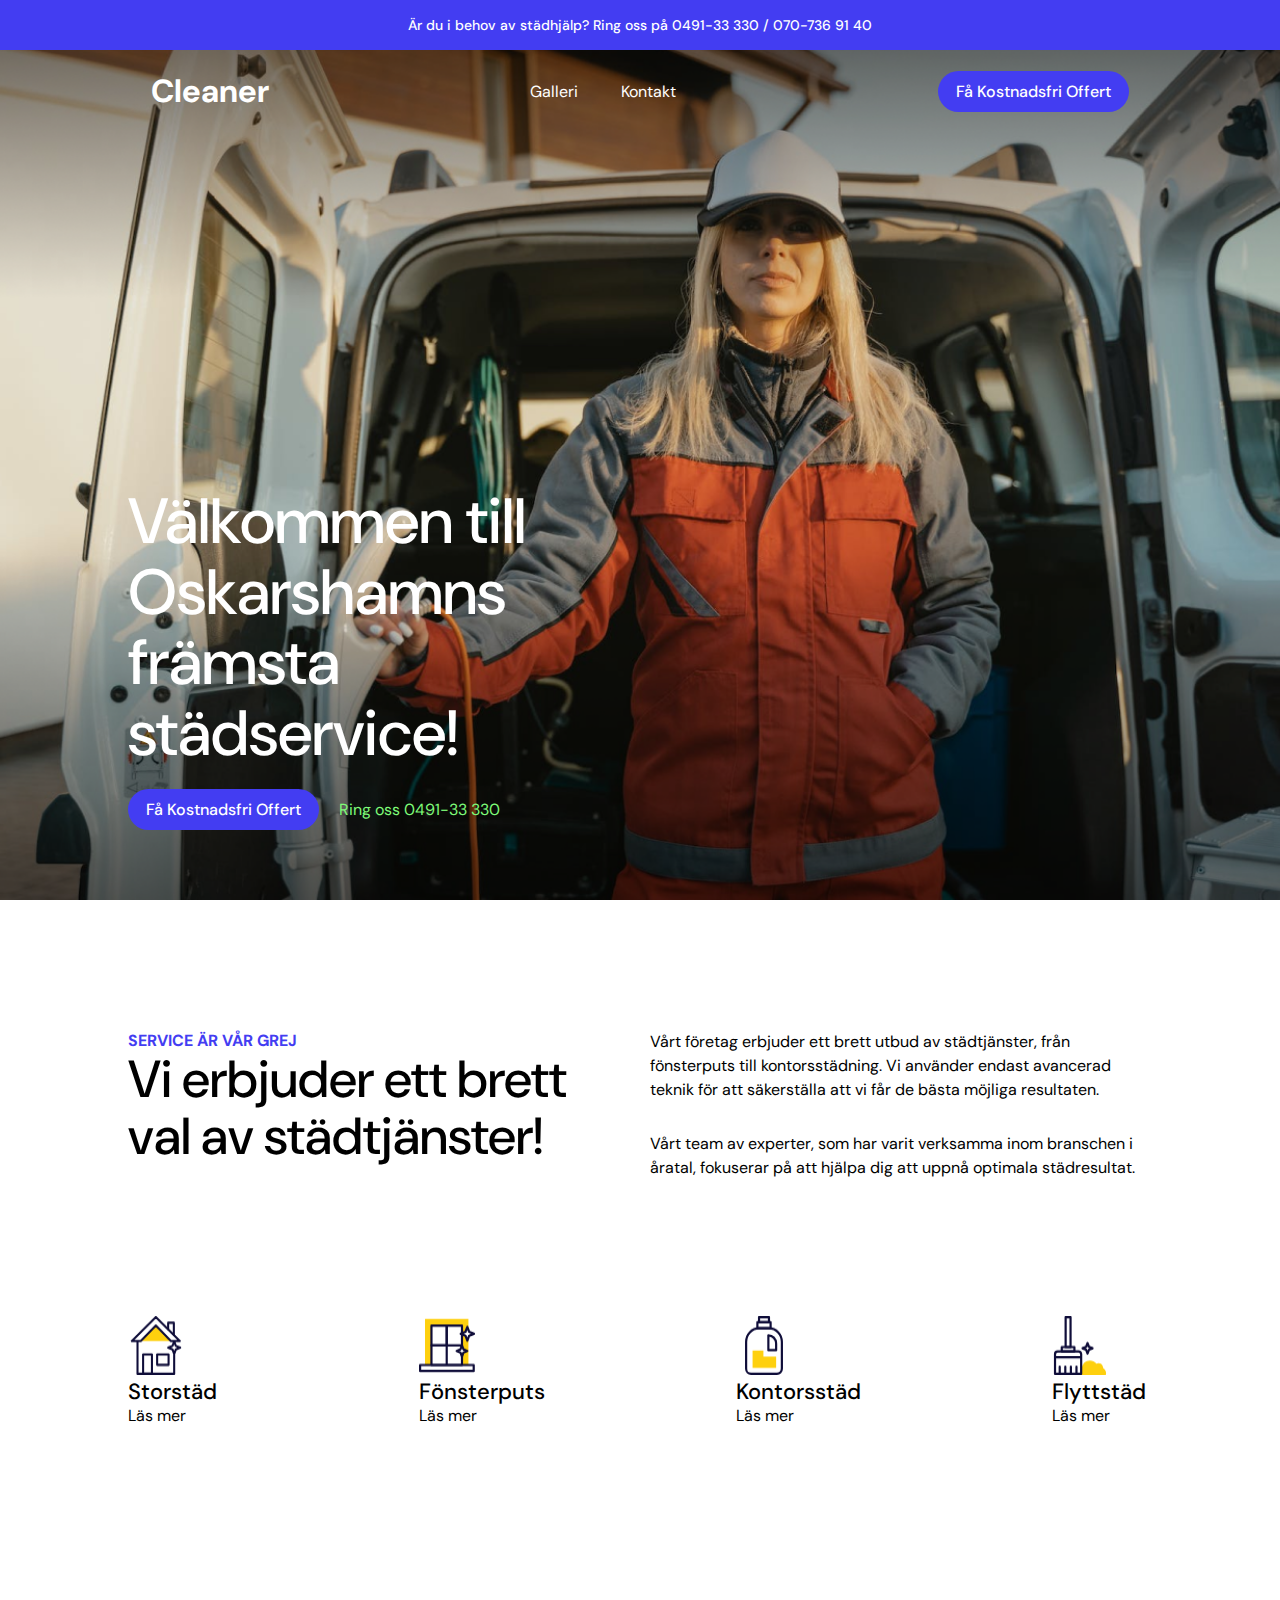
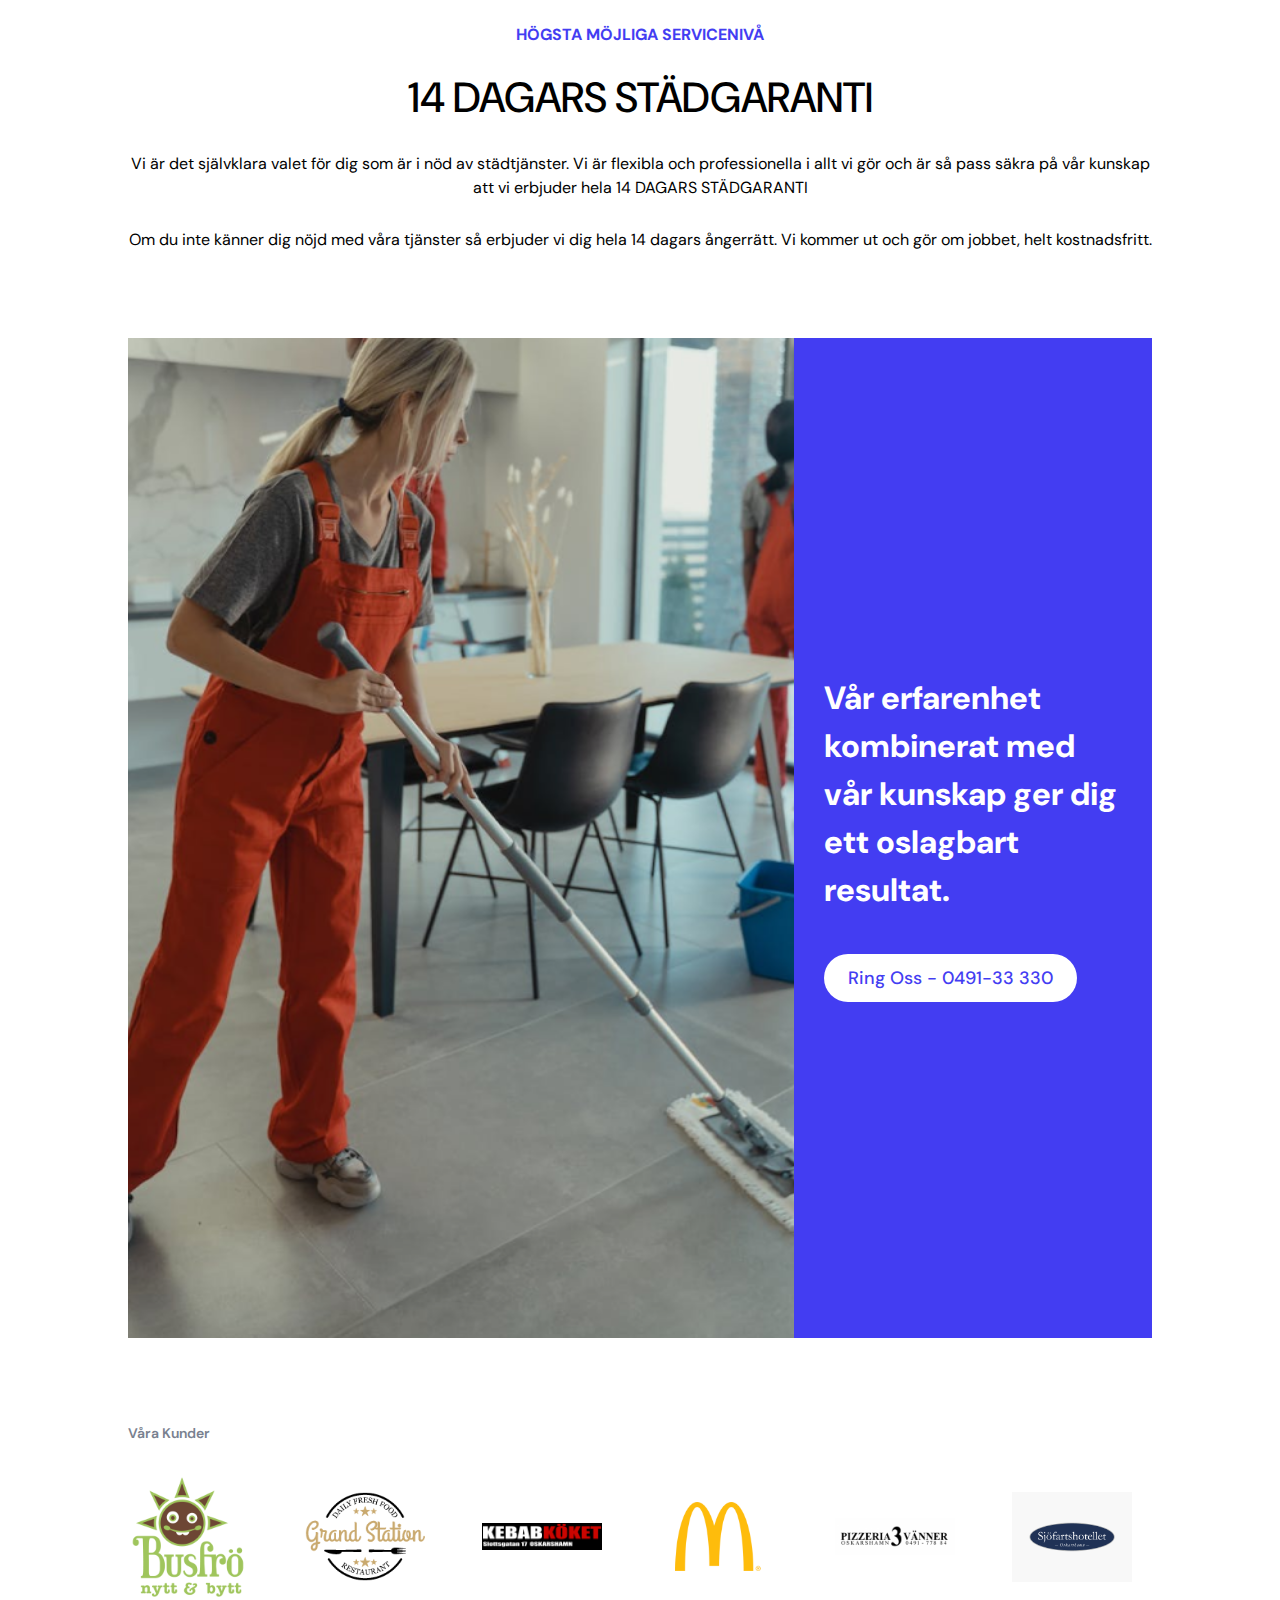
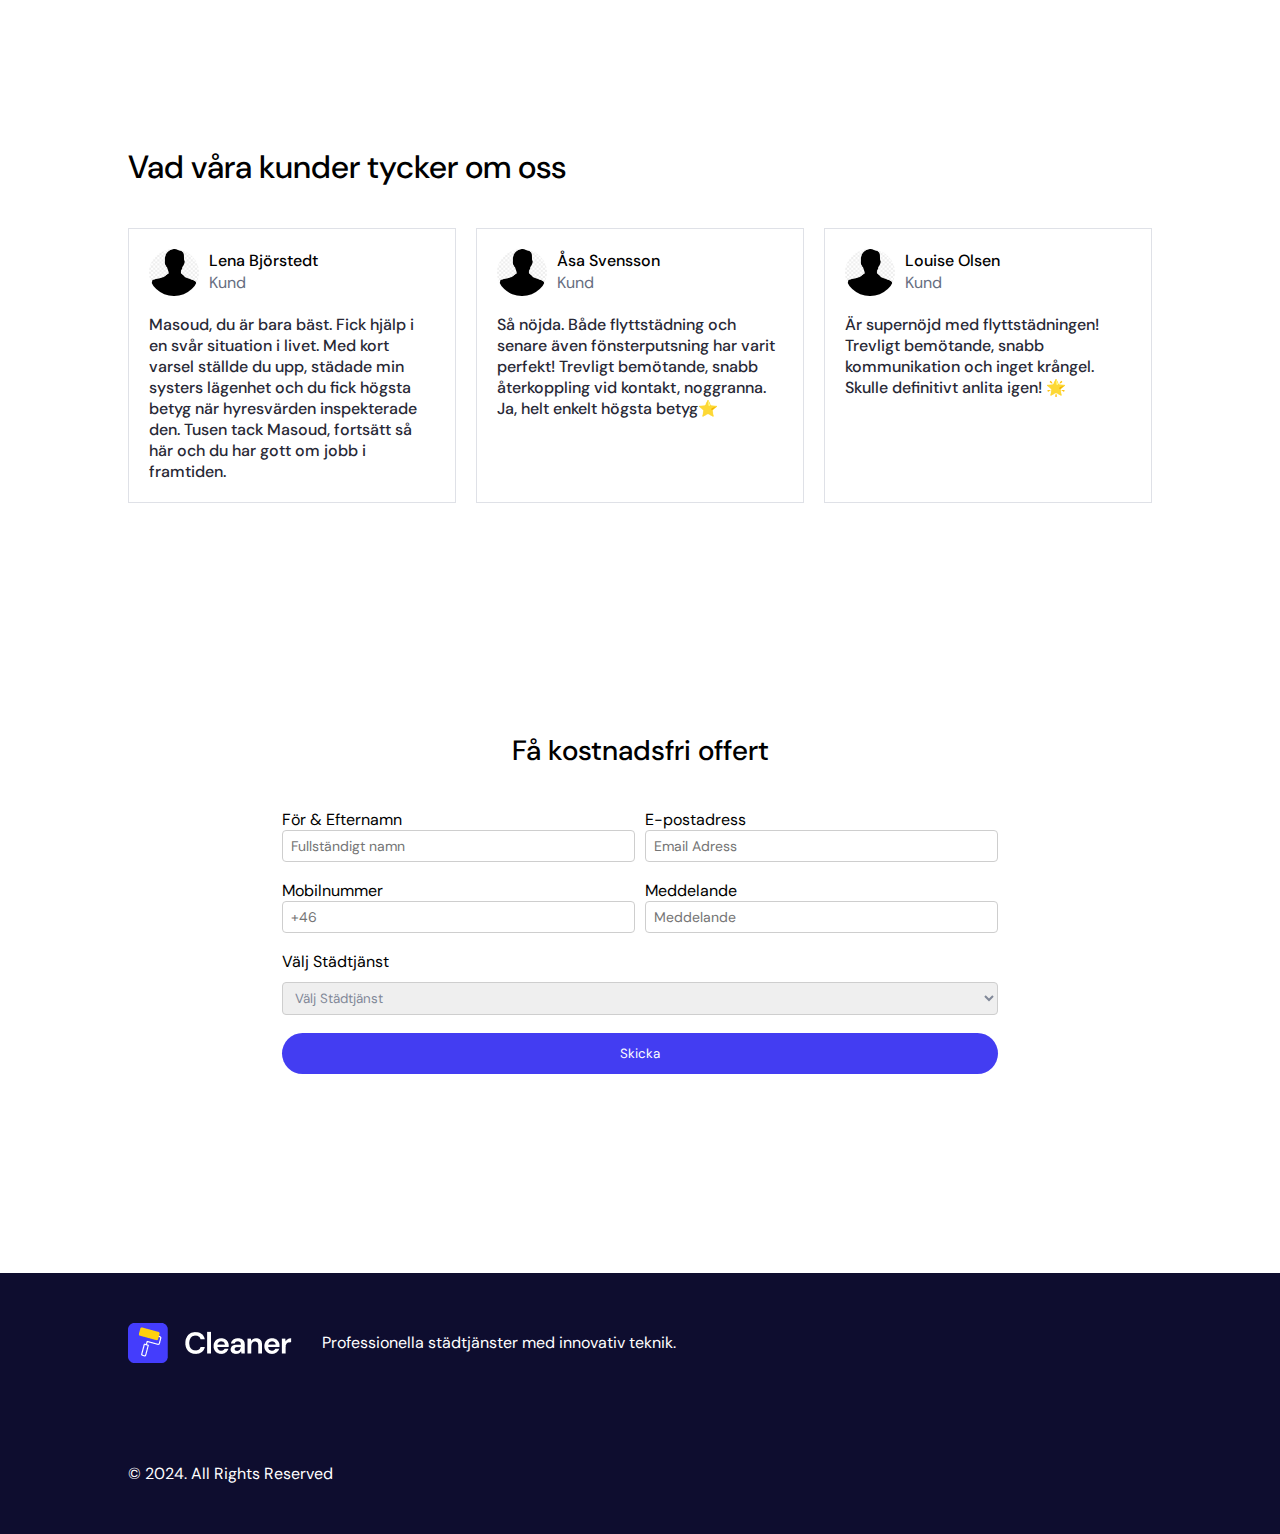
<file: index.html>
<!DOCTYPE html>
<html lang="en">
    <head>
        <meta charset="UTF-8" />
        <meta name="format-detection" content="telephone=no" />
        <meta
            name="viewport"
            content="width=device-width, initial-scale=1.0,
        maximum-scale=1"
        />
        <title>Home</title>
        <link rel="preconnect" href="https://fonts.googleapis.com" />
        <link rel="preconnect" href="https://fonts.gstatic.com" crossorigin />
        <link
            href="https://fonts.googleapis.com/css2?family=DM+Sans:ital,opsz,wght@0,9..40,100..1000;1,9..40,100..1000&display=swap"
            rel="stylesheet"
        />
        <link rel="stylesheet" href="style.css" />
    </head>
    <body>
        <div id="overlay" class="overlay-nav">
            <div onclick="closeNav()" id="closeButton" class="close-button">
                <svg
                    fill="#000000"
                    height="800px"
                    width="800px"
                    version="1.1"
                    id="Capa_1"
                    xmlns="http://www.w3.org/2000/svg"
                    xmlns:xlink="http://www.w3.org/1999/xlink"
                    viewBox="0 0 460.775 460.775"
                    xml:space="preserve"
                >
                    <path
                        d="M285.08,230.397L456.218,59.27c6.076-6.077,6.076-15.911,0-21.986L423.511,4.565c-2.913-2.911-6.866-4.55-10.992-4.55
                    c-4.127,0-8.08,1.639-10.993,4.55l-171.138,171.14L59.25,4.565c-2.913-2.911-6.866-4.55-10.993-4.55
                    c-4.126,0-8.08,1.639-10.992,4.55L4.558,37.284c-6.077,6.075-6.077,15.909,0,21.986l171.138,171.128L4.575,401.505
                    c-6.074,6.077-6.074,15.911,0,21.986l32.709,32.719c2.911,2.911,6.865,4.55,10.992,4.55c4.127,0,8.08-1.639,10.994-4.55
                    l171.117-171.12l171.118,171.12c2.913,2.911,6.866,4.55,10.993,4.55c4.128,0,8.081-1.639,10.992-4.55l32.709-32.719
                    c6.074-6.075,6.074-15.909,0-21.986L285.08,230.397z"
                    />
                </svg>
            </div>
            <ul class="overlay-links">
                <li>Galleri</li>
                <li onclick="location.href='contact.html'">Kontakt</li>
            </ul>
            <button>Få Kostnadsfri Offert</button>
        </div>
        <div class="container">
            <div class="header">
                <div class="header-contact">
                    <p>
                        Är du i behov av städhjälp? Ring oss på 0491-33 330 /
                        070-736 91 40
                    </p>
                </div>
                <div class="navigation">
                    <div onclick="location.href='index.html'" class="left-nav">
                        Cleaner
                    </div>
                    <div class="middle-nav">
                        <ul class="nav-links">
                            <li>Galleri</li>

                            <li onclick="location.href='contact.html'">
                                Kontakt
                            </li>
                        </ul>
                    </div>
                    <div class="right-nav">
                        <a href="#fullName">
                            <button class="book-button first-book-b">
                                Få Kostnadsfri Offert
                            </button></a
                        >

                        <div
                            onclick="openNav()"
                            id="openButton"
                            class="hamburger-menu"
                        >
                            <span class="line-1"></span>
                            <span class="line-2"></span>
                            <span class="line-3"></span>
                        </div>
                    </div>
                </div>
                <div class="header-hero">
                    <h1>Välkommen till Oskarshamns främsta städservice!</h1>
                    <div>
                        <button
                            onclick="location.href='#fullName'"
                            class="book-button"
                        >
                            Få Kostnadsfri Offert
                        </button>
                        <p>Ring oss 0491-33 330</p>
                    </div>
                </div>
            </div>
        </div>
        <main>
            <section class="section-1">
                <div class="main-section">
                    <div class="main-title">
                        <p>SERVICE ÄR VÅR GREJ</p>
                        <h2>Vi erbjuder ett brett val av städtjänster!</h2>
                    </div>
                    <div class="main-text">
                        <p>
                            Vårt företag erbjuder ett brett utbud av
                            städtjänster, från fönsterputs till kontorsstädning.
                            Vi använder endast avancerad teknik för att
                            säkerställa att vi får de bästa möjliga resultaten.
                        </p>
                        <p>
                            Vårt team av experter, som har varit verksamma inom
                            branschen i åratal, fokuserar på att hjälpa dig att
                            uppnå optimala städresultat.
                        </p>
                    </div>
                </div>

                <div class="services">
                    <div
                        class="service"
                        onclick="location.href='house-cleaning.html'"
                    >
                        <div class="service-image">
                            <img src="/images/house-cleaning.png" alt="" />
                        </div>
                        <div class="service-text">
                            <h3>Storstäd</h3>
                            <p>Läs mer</p>
                        </div>
                    </div>
                    <div
                        class="service"
                        onclick="location.href='fonsterputs.html'"
                    >
                        <div class="service-image">
                            <img src="/images/window-cleaning.png" alt="" />
                        </div>
                        <div class="service-text">
                            <h3>Fönsterputs</h3>
                            <p>Läs mer</p>
                        </div>
                    </div>

                    <div
                        class="service"
                        onclick="location.href='kontorsstad.html'"
                    >
                        <div class="service-image">
                            <img src="/images/pest-control.png" alt="" />
                        </div>
                        <div class="service-text">
                            <h3>Kontorsstäd</h3>
                            <p>Läs mer</p>
                        </div>
                    </div>
                    <div
                        class="service"
                        onclick="location.href='flyttstad.html'"
                    >
                        <div class="service-image">
                            <img src="/images/floor-cleaning.png" alt="" />
                        </div>
                        <div class="service-text">
                            <h3>Flyttstäd</h3>
                            <p>Läs mer</p>
                        </div>
                    </div>
                </div>
                <div class="highest">
                    <h3>HÖGSTA MÖJLIGA SERVICENIVÅ</h3>
                    <h1>14 DAGARS STÄDGARANTI</h1>
                    <p>
                        Vi är det självklara valet för dig som är i nöd av
                        städtjänster. Vi är flexibla och professionella i allt
                        vi gör och är så pass säkra på vår kunskap att vi
                        erbjuder hela 14 DAGARS STÄDGARANTI
                    </p>
                    <p>
                        Om du inte känner dig nöjd med våra tjänster så erbjuder
                        vi dig hela 14 dagars ångerrätt. Vi kommer ut och gör om
                        jobbet, helt kostnadsfritt.
                    </p>
                </div>
                <div class="experience">
                    <img
                        class="cleaning-image"
                        src="images/cleaning-pic.png"
                        alt=""
                    />

                    <div class="experience-text">
                        <h1>
                            Vår erfarenhet kombinerat med vår kunskap ger dig
                            ett oslagbart resultat.
                        </h1>

                        <button class="call-button">
                            Ring Oss - 0491-33 330
                        </button>
                    </div>
                </div>
                <div class="clients">
                    <div class="clients-text">
                        <p>Våra Kunder</p>
                    </div>
                    <div class="clients-logos">
                        <img
                            src="/images/busfrö logga masoud.png"
                            alt="client1"
                        />
                        <img src="/images/grand.station.png" alt="client2" />
                        <img
                            src="/images/kebabköket oskarsham masoud logo.png"
                            alt=""
                        />
                        <img src="/images/Masoud mcdonalds 1.png" alt="" />
                        <img
                            src="/images/pizzeria3vänner logo masoud .png"
                            alt=""
                        />
                        <img
                            src="/images/sjofartshotellet logo masoud .png"
                            alt=""
                        />
                    </div>
                </div>
                <div class="testimonials">
                    <div class="testimonials-text">
                        <h2>Vad våra kunder tycker om oss</h2>
                    </div>
                    <div class="test-cards">
                        <div class="card">
                            <div class="card-header">
                                <div class="card-img">
                                    <img
                                        style="width: 50px; border-radius: 50%"
                                        src="/images/pfp-anonim.png"
                                        alt=""
                                    />
                                </div>
                                <div class="profile-info">
                                    <p>Lena Björstedt</p>
                                    <p>Kund</p>
                                </div>
                            </div>
                            <div class="card-description">
                                <p>
                                    Masoud, du är bara bäst. Fick hjälp i en
                                    svår situation i livet. Med kort varsel
                                    ställde du upp, städade min systers lägenhet
                                    och du fick högsta betyg när hyresvärden
                                    inspekterade den. Tusen tack Masoud,
                                    fortsätt så här och du har gott om jobb i
                                    framtiden.
                                </p>
                            </div>
                        </div>
                        <div class="card">
                            <div class="card-header">
                                <div class="card-img">
                                    <img
                                        style="width: 50px; border-radius: 50%"
                                        src="/images/pfp-anonim.png"
                                        alt=""
                                    />
                                </div>
                                <div class="profile-info">
                                    <p>Åsa Svensson</p>
                                    <p>Kund</p>
                                </div>
                            </div>
                            <div class="card-description">
                                <p>
                                    Så nöjda. Både flyttstädning och senare även
                                    fönsterputsning har varit perfekt! Trevligt
                                    bemötande, snabb återkoppling vid kontakt,
                                    noggranna. Ja, helt enkelt högsta betyg⭐
                                </p>
                            </div>
                        </div>
                        <div class="card">
                            <div class="card-header">
                                <div class="card-img">
                                    <img
                                        style="width: 50px; border-radius: 50%"
                                        src="/images/pfp-anonim.png"
                                        alt=""
                                    />
                                </div>
                                <div class="profile-info">
                                    <p>Louise Olsen</p>
                                    <p>Kund</p>
                                </div>
                            </div>
                            <div class="card-description">
                                <p>
                                    Är supernöjd med flyttstädningen! Trevligt
                                    bemötande, snabb kommunikation och inget
                                    krångel. Skulle definitivt anlita igen! 🌟
                                </p>
                            </div>
                        </div>
                    </div>
                </div>

                <div class="form-container">
                    <p>Få kostnadsfri offert</p>
                    <form action="https://submit-form.com/Z5IP2fcRi">
                        <div class="first-inputs">
                            <div class="input-container">
                                <label for="fullName">För & Efternamn</label>
                                <input
                                    name="fullName"
                                    type="text"
                                    placeholder="Fullständigt namn"
                                    id="fullName"
                                    required
                                />
                            </div>
                            <div class="input-container">
                                <label for="emailAddress">E-postadress</label>
                                <input
                                    name="emailAddress"
                                    type="email"
                                    placeholder="Email Adress"
                                    id="emailAddress"
                                    required
                                />
                            </div>
                        </div>
                        <div class="second-input">
                            <div class="input-container">
                                <label for="phoneNumber">Mobilnummer</label>
                                <input
                                    type="number"
                                    placeholder="+46"
                                    name="phoneNumber"
                                    id="phoneNumber"
                                    required
                                />
                            </div>
                            <div class="input-container">
                                <label for="otherField">Meddelande</label>
                                <input
                                    name="message"
                                    id="otherField"
                                    type="text"
                                    placeholder="Meddelande"
                                    required
                                />
                            </div>
                        </div>
                        <div
                            style="
                                display: flex;
                                flex-direction: column;
                                gap: 10px;
                            "
                        >
                            <label for="select-service">Välj Städtjänst</label>
                            <select
                                id="select"
                                name="select-service1"
                                id="select-service"
                                required
                            >
                                <option value="">Välj Städtjänst</option>
                                <option value="house-cleaning">Storstäd</option>
                                <option value="car-cleaning">Flyttstäd</option>
                                <option value="room-cleaning">
                                    Kontorsstäd
                                </option>
                                <option value="window-cleaning">
                                    Fönsterputs
                                </option>
                                <option value="Byggstäd">Byggstäd</option>
                            </select>
                        </div>
                        <div class="window-form" id="window-form">
                            <div id="window-grid-div" class="window-grid-div">
                                <div class="input-flex">
                                    <input
                                        type="radio"
                                        id="option1"
                                        name="window1"
                                        value="option1"
                                    />
                                </div>

                                <label class="option-box" for="option1">
                                    <img src="/images/image-window1.png" />
                                    <p class="window-type">Window Type</p>
                                    <p class="dimensions">23x52cm</p>
                                </label>
                            </div>
                            <div class="window-grid-div">
                                <div class="input-flex">
                                    <input
                                        type="radio"
                                        id="option2"
                                        name="window2"
                                        value="option2"
                                    />
                                </div>

                                <label class="option-box" for="option2">
                                    <img src="/images/image-window2.png" />
                                    <p class="window-type">Window Type</p>
                                    <p class="dimensions">23x52cm</p>
                                </label>
                            </div>
                            <div class="window-grid-div">
                                <div class="input-flex">
                                    <input
                                        type="radio"
                                        id="option3"
                                        name="window3"
                                        value="option3"
                                    />
                                </div>

                                <label class="option-box" for="option3">
                                    <img src="/images/image-window3.png" />
                                    <p class="window-type">Window Type</p>
                                    <p class="dimensions">23x52cm</p>
                                </label>
                            </div>
                            <div class="window-grid-div">
                                <div class="input-flex">
                                    <input
                                        type="radio"
                                        id="option4"
                                        name="window4"
                                        value="option4"
                                    />
                                </div>

                                <label class="option-box" for="option4">
                                    <img src="/images/image-window4.png" />
                                    <p class="window-type">Window Type</p>
                                    <p class="dimensions">23x52cm</p>
                                </label>
                            </div>
                            <div class="window-grid-div">
                                <div class="input-flex">
                                    <input
                                        type="radio"
                                        id="option5"
                                        name="window5"
                                        value="option5"
                                    />
                                </div>

                                <label class="option-box" for="option5">
                                    <img src="/images/image-window5.png" />
                                    <p class="window-type">Window Type</p>
                                    <p class="dimensions">23x52cm</p>
                                </label>
                            </div>
                            <div class="window-grid-div">
                                <div class="input-flex">
                                    <input
                                        type="radio"
                                        id="option6"
                                        name="window6"
                                        value="option6"
                                    />
                                </div>

                                <label class="option-box" for="option6">
                                    <img src="/images/image-window6.png" />
                                    <p class="window-type">Window Type</p>
                                    <p class="dimensions">23x52cm</p>
                                </label>
                            </div>
                            <div class="window-grid-div">
                                <div class="input-flex">
                                    <input
                                        type="radio"
                                        id="option7"
                                        name="window7"
                                        value="option7"
                                    />
                                </div>

                                <label class="option-box" for="option7">
                                    <img src="/images/image-window7.png" />
                                    <p class="window-type">Window Type</p>
                                    <p class="dimensions">23x52cm</p>
                                </label>
                            </div>
                            <div class="window-grid-div">
                                <div class="input-flex">
                                    <input
                                        type="radio"
                                        id="option8"
                                        name="window8"
                                        value="option8"
                                    />
                                </div>

                                <label class="option-box" for="option8">
                                    <img src="/images/image-window8.png" />
                                    <p class="window-type">Window Type</p>
                                    <p class="dimensions">23x52cm</p>
                                </label>
                            </div>
                        </div>

                        <button class="submit-button" type="submit">
                            Skicka
                        </button>
                    </form>
                </div>
            </section>
        </main>
        <footer>
            <div class="footeri">
                <img src="/images/footeri.png" alt="" />
                <p>Professionella städtjänster med innovativ teknik.</p>
            </div>
            <div class="footeri-2">
                <p>© 2024. All Rights Reserved</p>
            </div>
        </footer>
        <script>
            const selectElement = document.getElementById('select')
            const windowForm = document.getElementById('window-form')

            const parentDiv = document.getElementById('window-grid-div')
            const radios = document.querySelectorAll('input[name="options"]')

            const elementToStyle = document.getElementById('overlay')
            const closeButton = document.getElementById('closeButton')
            const openButton = document.getElementById('openButton')

            selectElement.addEventListener('change', function () {
                if (this.value === 'window-cleaning') {
                    windowForm.classList.add('selected')
                } else {
                    windowForm.classList.remove('selected')
                }
            })

            function closeNav() {
                elementToStyle.classList.remove('active-overlay')
            }
            function openNav() {
                elementToStyle.classList.toggle('active-overlay')
                console.log('hello')
            }
        </script>
    </body>
</html>
</file>
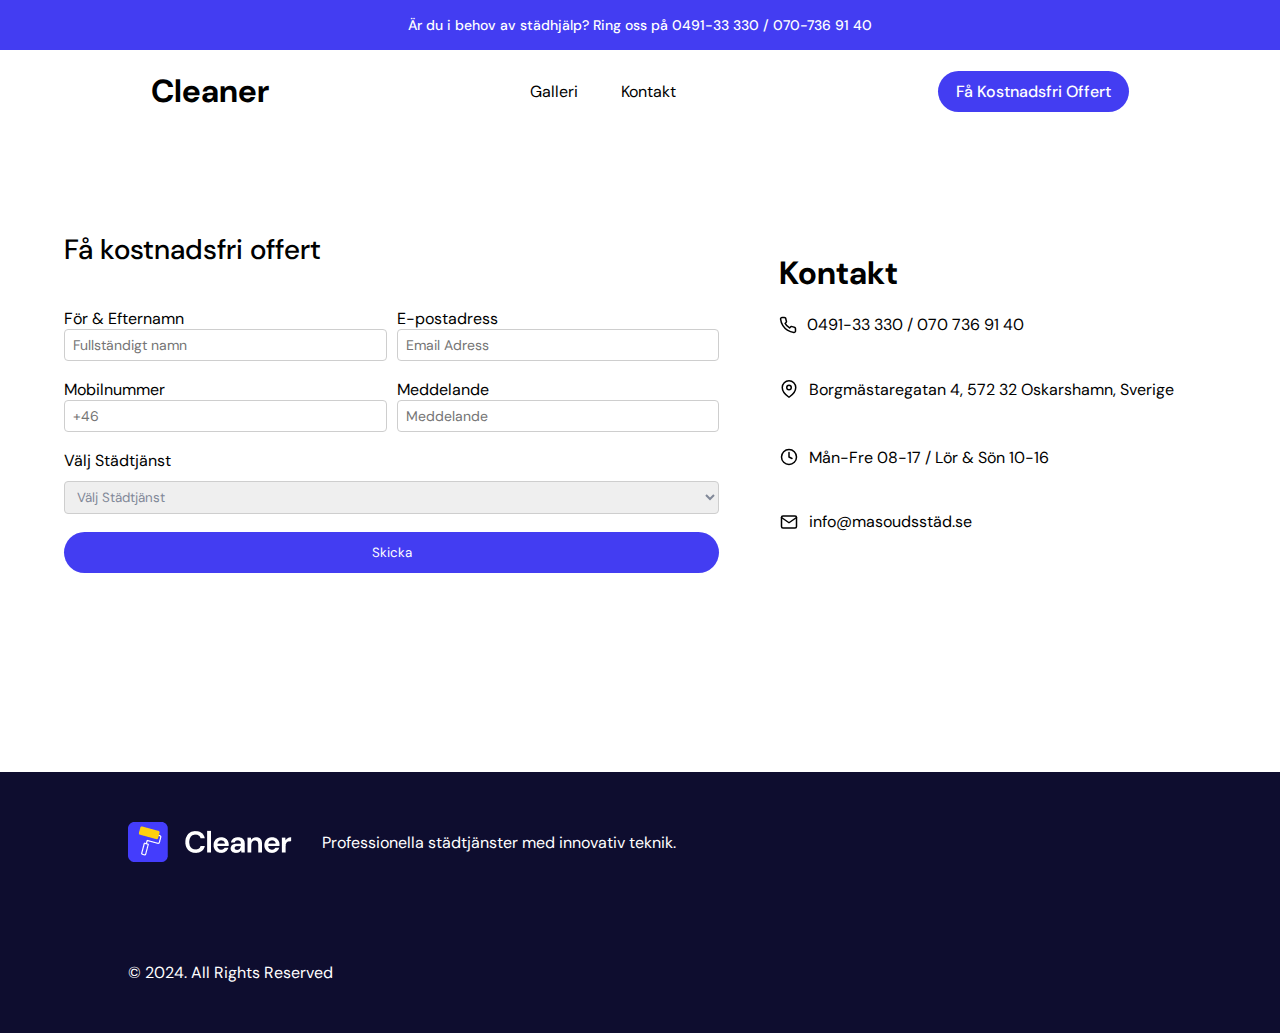
<file: contact.html>
<!DOCTYPE html>
<html lang="en">
    <head>
        <meta charset="UTF-8" />
        <meta name="viewport" content="width=device-width, initial-scale=1.0, telephone=no"/>
        <title>Contact Us</title>
        <link rel="preconnect" href="https://fonts.googleapis.com" />
        <link rel="preconnect" href="https://fonts.gstatic.com" crossorigin />
        <link
            href="https://fonts.googleapis.com/css2?family=DM+Sans:ital,opsz,wght@0,9..40,100..1000;1,9..40,100..1000&display=swap"
            rel="stylesheet"
        />
        <link rel="stylesheet" href="contact.css" />
    </head>
    <body>
        <div id="overlay" class="overlay-nav">
            <div onclick="closeNav()" id="closeButton" class="close-button">
                <svg
                    fill="#000000"
                    height="800px"
                    width="800px"
                    version="1.1"
                    id="Capa_1"
                    xmlns="http://www.w3.org/2000/svg"
                    xmlns:xlink="http://www.w3.org/1999/xlink"
                    viewBox="0 0 460.775 460.775"
                    xml:space="preserve"
                >
                    <path
                        d="M285.08,230.397L456.218,59.27c6.076-6.077,6.076-15.911,0-21.986L423.511,4.565c-2.913-2.911-6.866-4.55-10.992-4.55
                    c-4.127,0-8.08,1.639-10.993,4.55l-171.138,171.14L59.25,4.565c-2.913-2.911-6.866-4.55-10.993-4.55
                    c-4.126,0-8.08,1.639-10.992,4.55L4.558,37.284c-6.077,6.075-6.077,15.909,0,21.986l171.138,171.128L4.575,401.505
                    c-6.074,6.077-6.074,15.911,0,21.986l32.709,32.719c2.911,2.911,6.865,4.55,10.992,4.55c4.127,0,8.08-1.639,10.994-4.55
                    l171.117-171.12l171.118,171.12c2.913,2.911,6.866,4.55,10.993,4.55c4.128,0,8.081-1.639,10.992-4.55l32.709-32.719
                    c6.074-6.075,6.074-15.909,0-21.986L285.08,230.397z"
                    />
                </svg>
            </div>
            <ul class="overlay-links">

                <li>Galleri</li>
                <li onclick="closeNav()">Kontakt</li>
            </ul>
            <button onclick="closeNav()">Få Kostnadsfri Offert
</button>
        </div>
        <div class="header">
            <div class="header-contact">
                <p>Är du i behov av städhjälp? Ring oss på 0491-33 330 / 070-736 91 40</p>
            </div>
            <div class="navigation">
                <div onclick="location.href='index.html'" class="left-nav">Cleaner</div>
                <div class="middle-nav">
                    <ul class="nav-links">
                        <li>Galleri</li>
                        <li>Kontakt</li>
                    </ul>
                </div>
                <div class="right-nav">
                    <button class="book-button first-book-b">
                        Få Kostnadsfri Offert

                    </button>
                    <div
                        onclick="openNav()"
                        id="openButton"
                        class="hamburger-menu"
                    >
                        <span class="line-1"></span>
                        <span class="line-2"></span>
                        <span class="line-3"></span>
                    </div>
                </div>
            </div>
        </div>
        <div class="container">
            <div class="form-container">
                <p>Få kostnadsfri offert</p>
                <form action="https://submit-form.com/Z5IP2fcRi">
                    <div class="first-inputs">
                        <div class="input-container">
                            <label for="fullName">För & Efternamn</label>
                            <input
                                name="fullName"
                                type="text"
                                placeholder="Fullständigt namn"
                                id="fullName"
                                required
                            />
                        </div>
                        <div class="input-container">
                            <label for="emailAddress">E-postadress</label>
                            <input
                                name="emailAddress"
                                type="email"
                                placeholder="Email Adress"
                                id="emailAddress"
                                required
                            />
                        </div>
                    </div>
                    <div class="second-input">
                        <div class="input-container">
                            <label for="phoneNumber">Mobilnummer</label>
                            <input
                                type="number"
                                placeholder="+46"
                                name="phoneNumber"
                                id="phoneNumber"
                                required
                            />
                        </div>
                        <div class="input-container">
                            <label for="otherField">Meddelande</label>
                            <input
                                name="otherField"
                                id="otherField"
                                type="text"
                                placeholder="Meddelande"
                                required
                            />
                        </div>
                    </div>
                    <div
                        style="display: flex; flex-direction: column; gap: 10px"
                    >
                        <label for="select-service">Välj Städtjänst</label>
                        <select
                            id="select"
                            name="select-service1"
                            id="select-service"
                            required
                        >
                            <option value="">Välj Städtjänst</option>
                            <option value="house-cleaning">
                                Storstäd
                            </option>
                            <option value="car-cleaning">Flyttstäd</option>
                            <option value="room-cleaning">Kontorsstäd</option>
                            <option value="window-cleaning">
                                Fönsterputs
                            </option>
                            <option value="Byggstäd">Byggstäd</option>
                        </select>
                    </div>
                    <div class="window-form" id="window-form">
                        
                        <div id="window-grid-div" class="window-grid-div">
                            <div class="input-flex">
                                <input
                                    type="radio"
                                    id="option1"
                                    name="window1"
                                    value="option1"
                                />
                            </div>

                            <label class="option-box" for="option1">
                                <img src="/images/image-window1.png" />
                                <p class="window-type">Window Type</p>
                                <p class="dimensions">23x52cm</p>
                            </label>
                        </div>
                        <div class="window-grid-div">
                            <div class="input-flex">
                                <input
                                    type="radio"
                                    id="option2"
                                    name="window2"
                                    value="option2"
                                />
                            </div>

                            <label class="option-box" for="option2">
                                <img src="/images/image-window2.png" />
                                <p class="window-type">Window Type</p>
                                <p class="dimensions">23x52cm</p>
                            </label>
                        </div>
                        <div class="window-grid-div">
                            <div class="input-flex">
                                <input
                                    type="radio"
                                    id="option3"
                                    name="window3"
                                    value="option3"
                                />
                            </div>

                            <label class="option-box" for="option3">
                                <img src="/images/image-window3.png" />
                                <p class="window-type">Window Type</p>
                                <p class="dimensions">23x52cm</p>
                            </label>
                        </div>
                        <div class="window-grid-div">
                            <div class="input-flex">
                                <input
                                    type="radio"
                                    id="option4"
                                    name="window4"
                                    value="option4"
                                />
                            </div>

                            <label class="option-box" for="option4">
                                <img src="/images/image-window4.png" />
                                <p class="window-type">Window Type</p>
                                <p class="dimensions">23x52cm</p>
                            </label>
                        </div>
                        <div class="window-grid-div">
                            <div class="input-flex">
                                <input
                                    type="radio"
                                    id="option5"
                                    name="window5"
                                    value="option5"
                                />
                            </div>

                            <label class="option-box" for="option5">
                                <img src="/images/image-window5.png" />
                                <p class="window-type">Window Type</p>
                                <p class="dimensions">23x52cm</p>
                            </label>
                        </div>
                        <div class="window-grid-div">
                            <div class="input-flex">
                                <input
                                    type="radio"
                                    id="option6"
                                    name="window6"
                                    value="option6"
                                />
                            </div>

                            <label class="option-box" for="option6">
                                <img src="/images/image-window6.png" />
                                <p class="window-type">Window Type</p>
                                <p class="dimensions">23x52cm</p>
                            </label>
                        </div>
                        <div class="window-grid-div">
                            <div class="input-flex">
                                <input
                                    type="radio"
                                    id="option7"
                                    name="window7"
                                    value="option7"
                                />
                            </div>

                            <label class="option-box" for="option7">
                                <img src="/images/image-window7.png" />
                                <p class="window-type">Window Type</p>
                                <p class="dimensions">23x52cm</p>
                            </label>
                        </div>
                        <div class="window-grid-div">
                            <div class="input-flex">
                                <input
                                    type="radio"
                                    id="option8"
                                    name="window8"
                                    value="option8"
                                />
                            </div>

                            <label class="option-box" for="option8">
                                <img src="/images/image-window8.png" />
                                <p class="window-type">Window Type</p>
                                <p class="dimensions">23x52cm</p>
                            </label>
                        </div>
                    </div>

                    <button class="submit-button" type="submit">
                        Skicka
                    </button>
                </form>
            </div>
            <div class="adress">
                <h1>Kontakt</h1>
                <div class="info-div">
                    <img src="images/Icon.svg" alt="">
                    <p> 0491-33 330 / 070 736 91 40</p>
                </div>
                <div class="info-div">
                    <img src="images/map-pin.svg" alt="">
                    <p>Borgmästaregatan 4, 572 32 Oskarshamn, Sverige</p>
                </div>
                <div class="info-div">
                    <img src="images/clock.svg" alt="">
                    <p>Mån-Fre 08-17 / Lör & Sön 10-16</p>
                </div>
                <div class="info-div">
                    <img src="images/mail.svg" alt="">
                    <p>info@masoudsstäd.se</p>
                </div>
                
            </div>
        </div>
            
        </div>
        <footer>
            <div class="footeri">
                <img src="/images/footeri.png" alt="" />
                <p>
                    Professionella städtjänster med innovativ teknik.
                </p>
            </div>
            <div class="footeri-2">
                <p>© 2024. All Rights Reserved</p>
            </div>
        </footer>
        <script>
            const elementToStyle = document.getElementById('overlay')
            const closeButton = document.getElementById('closeButton')
            const openButton = document.getElementById('openButton')

            const selectElement = document.getElementById('select')
            const windowForm = document.getElementById('window-form')

            const parentDiv = document.getElementById('window-grid-div')
            const radios = document.querySelectorAll('input[name="options"]')

            selectElement.addEventListener('change', function () {
                if (this.value === 'window-cleaning') {
                    windowForm.classList.add('selected')
                } else {
                    windowForm.classList.remove('selected')
                }
            })

            function closeNav() {
                elementToStyle.classList.remove('active-overlay')
            }
            function openNav() {
                elementToStyle.classList.toggle('active-overlay')
                console.log('hello')
            }
        </script>
    </body>
</html>
</file>
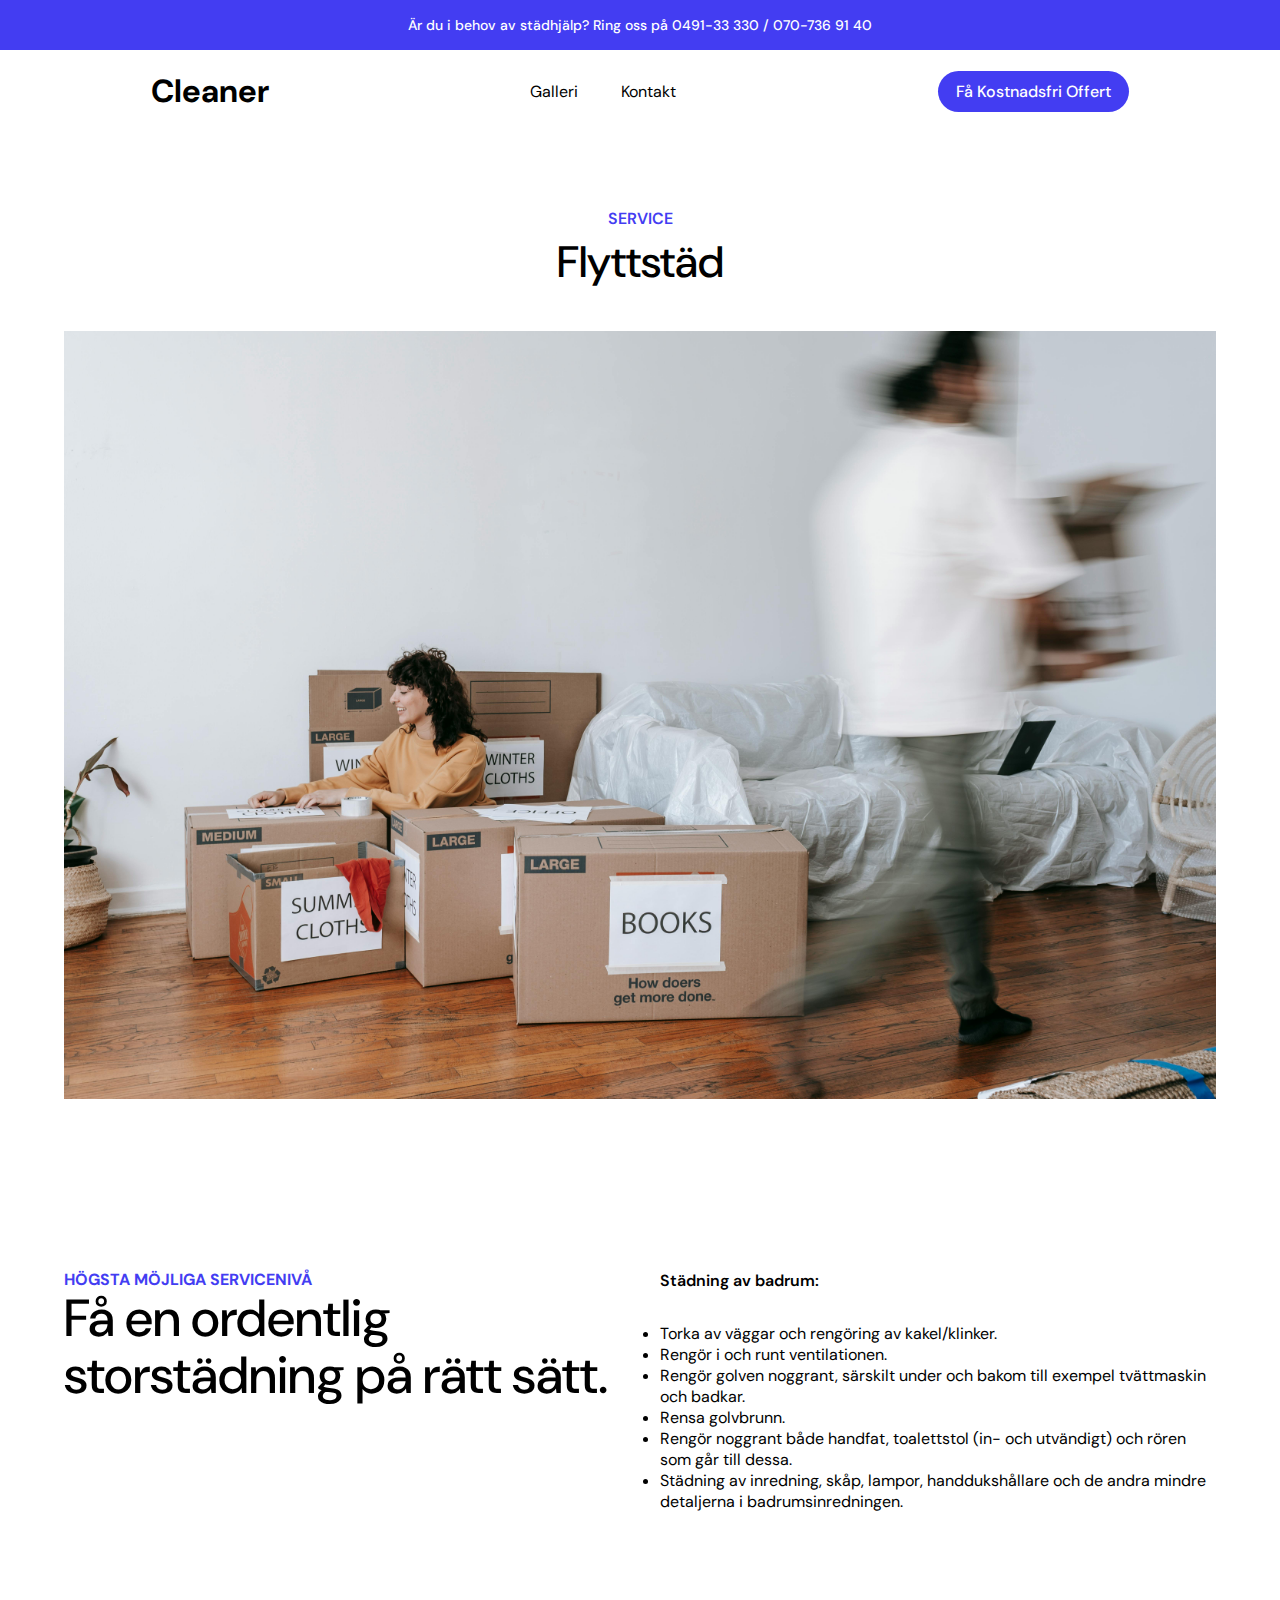
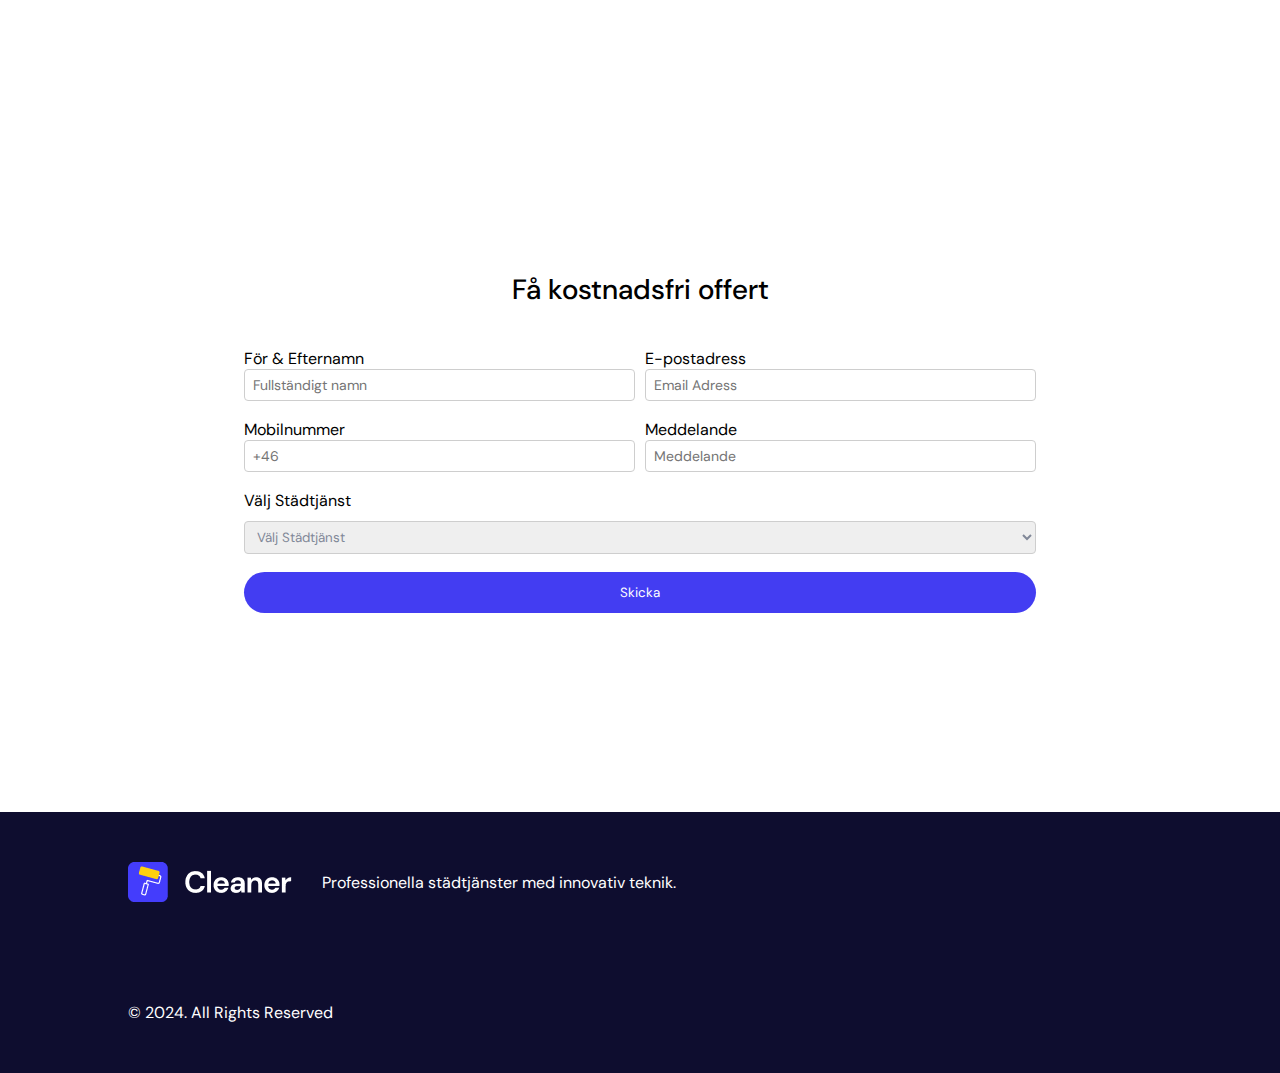
<file: flyttstad.html>
<!DOCTYPE html>
<html lang="en">
    <head>
        <meta charset="UTF-8" />

        <meta
            name="viewport"
            content="width=device-width, initial-scale=1.0, telephone=no"
        />
        <title>Flyttstäd</title>
        <link rel="stylesheet" href="house.css" />
        <link rel="preconnect" href="https://fonts.googleapis.com" />
        <link rel="preconnect" href="https://fonts.gstatic.com" crossorigin />
        <link
            href="https://fonts.googleapis.com/css2?family=DM+Sans:ital,opsz,wght@0,9..40,100..1000;1,9..40,100..1000&display=swap"
            rel="stylesheet"
        />
    </head>
    <body>
        <div id="overlay" class="overlay-nav">
            <div onclick="closeNav()" id="closeButton" class="close-button">
                <svg
                    fill="#000000"
                    height="800px"
                    width="800px"
                    version="1.1"
                    id="Capa_1"
                    xmlns="http://www.w3.org/2000/svg"
                    xmlns:xlink="http://www.w3.org/1999/xlink"
                    viewBox="0 0 460.775 460.775"
                    xml:space="preserve"
                >
                    <path
                        d="M285.08,230.397L456.218,59.27c6.076-6.077,6.076-15.911,0-21.986L423.511,4.565c-2.913-2.911-6.866-4.55-10.992-4.55
                    c-4.127,0-8.08,1.639-10.993,4.55l-171.138,171.14L59.25,4.565c-2.913-2.911-6.866-4.55-10.993-4.55
                    c-4.126,0-8.08,1.639-10.992,4.55L4.558,37.284c-6.077,6.075-6.077,15.909,0,21.986l171.138,171.128L4.575,401.505
                    c-6.074,6.077-6.074,15.911,0,21.986l32.709,32.719c2.911,2.911,6.865,4.55,10.992,4.55c4.127,0,8.08-1.639,10.994-4.55
                    l171.117-171.12l171.118,171.12c2.913,2.911,6.866,4.55,10.993,4.55c4.128,0,8.081-1.639,10.992-4.55l32.709-32.719
                    c6.074-6.075,6.074-15.909,0-21.986L285.08,230.397z"
                    />
                </svg>
            </div>
            <ul class="overlay-links">
                <li>Galleri</li>

                <li onclick="location.href='contact.html'">Kontakt</li>
            </ul>
            <button onclick="location.href='#fullName', closeNav()">
                Få Kostnadsfri Offert
            </button>
        </div>
        <div class="header">
            <div class="header-contact">
                <p>
                    Är du i behov av städhjälp? Ring oss på 0491-33 330 /
                    070-736 91 40
                </p>
            </div>
            <div class="navigation">
                <div onclick="location.href='index.html'" class="left-nav">
                    Cleaner
                </div>
                <div class="middle-nav">
                    <ul class="nav-links">
                        <li>Galleri</li>

                        <li onclick="location.href='contact.html'">Kontakt</li>
                    </ul>
                </div>
                <div class="right-nav">
                    <button
                        onclick="location.href='contact.html'"
                        class="book-button first-book-b"
                    >
                        Få Kostnadsfri Offert
                    </button>
                    <div
                        onclick="openNav()"
                        id="openButton"
                        class="hamburger-menu"
                    >
                        <span class="line-1"></span>
                        <span class="line-2"></span>
                        <span class="line-3"></span>
                    </div>
                </div>
            </div>
        </div>
        <div class="container">
            <div class="hero-subtitle">
                <p class="subtitle-p blue-text">SERVICE</p>
                <h1 class="subtitle-h1">Flyttstäd</h1>
            </div>
            <img class="hero-picture" src="images/moving.jpg" alt="" />
            <div class="main-section">
                <div class="main-title">
                    <p>HÖGSTA MÖJLIGA SERVICENIVÅ</p>
                    <h2>Få en ordentlig storstädning på rätt sätt.</h2>
                </div>
                <div class="main-text">
                    <p class="bold-text-1">Städning av badrum:</p>
                    <ul>
                        <li>Torka av väggar och rengöring av kakel/klinker.</li>
                        <li>Rengör i och runt ventilationen.</li>
                        <li>
                            Rengör golven noggrant, särskilt under och bakom
                            till exempel tvättmaskin och badkar.
                        </li>
                        <li>Rensa golvbrunn.</li>
                        <li>
                            Rengör noggrant både handfat, toalettstol (in- och
                            utvändigt) och rören som går till dessa.
                        </li>
                        <li>
                            Städning av inredning, skåp, lampor, handdukshållare
                            och de andra mindre detaljerna i badrumsinredningen.
                        </li>
                    </ul>
                </div>
            </div>
            <div class="form-container">
                <p>Få kostnadsfri offert</p>
                <form action="https://submit-form.com/Z5IP2fcRi">
                    <div class="first-inputs">
                        <div class="input-container">
                            <label for="fullName">För & Efternamn</label>
                            <input
                                name="fullName"
                                type="text"
                                placeholder="Fullständigt namn"
                                id="fullName"
                                required
                            />
                        </div>
                        <div class="input-container">
                            <label for="emailAddress">E-postadress</label>
                            <input
                                name="emailAddress"
                                type="email"
                                placeholder="Email Adress"
                                id="emailAddress"
                                required
                            />
                        </div>
                    </div>
                    <div class="second-input">
                        <div class="input-container">
                            <label for="phoneNumber">Mobilnummer</label>
                            <input
                                type="number"
                                placeholder="+46"
                                name="phoneNumber"
                                id="phoneNumber"
                                required
                            />
                        </div>
                        <div class="input-container">
                            <label for="otherField">Meddelande</label>
                            <input
                                name="otherField"
                                id="otherField"
                                type="text"
                                placeholder="Meddelande"
                                required
                            />
                        </div>
                    </div>
                    <div
                        style="display: flex; flex-direction: column; gap: 10px"
                    >
                        <label for="select-service">Välj Städtjänst</label>
                        <select
                            id="select"
                            name="select-service1"
                            id="select-service"
                            required
                        >
                            <option value="">Välj Städtjänst</option>
                            <option value="house-cleaning">Storstäd</option>
                            <option value="car-cleaning">Flyttstäd</option>
                            <option value="room-cleaning">Kontorsstäd</option>
                            <option value="window-cleaning">Fönsterputs</option>
                            <option value="Byggstäd">Byggstäd</option>
                        </select>
                    </div>
                    <div class="window-form" id="window-form">
                        <div id="window-grid-div" class="window-grid-div">
                            <div class="input-flex">
                                <input
                                    type="radio"
                                    id="option1"
                                    name="window1"
                                    value="option1"
                                />
                            </div>

                            <label class="option-box" for="option1">
                                <img src="/images/image-window1.png" />
                                <p class="window-type">Window Type</p>
                                <p class="dimensions">23x52cm</p>
                            </label>
                        </div>
                        <div class="window-grid-div">
                            <div class="input-flex">
                                <input
                                    type="radio"
                                    id="option2"
                                    name="window2"
                                    value="option2"
                                />
                            </div>

                            <label class="option-box" for="option2">
                                <img src="/images/image-window2.png" />
                                <p class="window-type">Window Type</p>
                                <p class="dimensions">23x52cm</p>
                            </label>
                        </div>
                        <div class="window-grid-div">
                            <div class="input-flex">
                                <input
                                    type="radio"
                                    id="option3"
                                    name="window3"
                                    value="option3"
                                />
                            </div>

                            <label class="option-box" for="option3">
                                <img src="/images/image-window3.png" />
                                <p class="window-type">Window Type</p>
                                <p class="dimensions">23x52cm</p>
                            </label>
                        </div>
                        <div class="window-grid-div">
                            <div class="input-flex">
                                <input
                                    type="radio"
                                    id="option4"
                                    name="window4"
                                    value="option4"
                                />
                            </div>

                            <label class="option-box" for="option4">
                                <img src="/images/image-window4.png" />
                                <p class="window-type">Window Type</p>
                                <p class="dimensions">23x52cm</p>
                            </label>
                        </div>
                        <div class="window-grid-div">
                            <div class="input-flex">
                                <input
                                    type="radio"
                                    id="option5"
                                    name="window5"
                                    value="option5"
                                />
                            </div>

                            <label class="option-box" for="option5">
                                <img src="/images/image-window5.png" />
                                <p class="window-type">Window Type</p>
                                <p class="dimensions">23x52cm</p>
                            </label>
                        </div>
                        <div class="window-grid-div">
                            <div class="input-flex">
                                <input
                                    type="radio"
                                    id="option6"
                                    name="window6"
                                    value="option6"
                                />
                            </div>

                            <label class="option-box" for="option6">
                                <img src="/images/image-window6.png" />
                                <p class="window-type">Window Type</p>
                                <p class="dimensions">23x52cm</p>
                            </label>
                        </div>
                        <div class="window-grid-div">
                            <div class="input-flex">
                                <input
                                    type="radio"
                                    id="option7"
                                    name="window7"
                                    value="option7"
                                />
                            </div>

                            <label class="option-box" for="option7">
                                <img src="/images/image-window7.png" />
                                <p class="window-type">Window Type</p>
                                <p class="dimensions">23x52cm</p>
                            </label>
                        </div>
                        <div class="window-grid-div">
                            <div class="input-flex">
                                <input
                                    type="radio"
                                    id="option8"
                                    name="window8"
                                    value="option8"
                                />
                            </div>

                            <label class="option-box" for="option8">
                                <img src="/images/image-window8.png" />
                                <p class="window-type">Window Type</p>
                                <p class="dimensions">23x52cm</p>
                            </label>
                        </div>
                    </div>

                    <button class="submit-button" type="submit">Skicka</button>
                </form>
            </div>
        </div>
        <footer>
            <div class="footeri">
                <img src="/images/footeri.png" alt="" />
                <p>Professionella städtjänster med innovativ teknik.</p>
            </div>
            <div class="footeri-2">
                <p>© 2024. All Rights Reserved</p>
            </div>
        </footer>
        <script>
            const elementToStyle = document.getElementById('overlay')
            const closeButton = document.getElementById('closeButton')
            const openButton = document.getElementById('openButton')

            const selectElement = document.getElementById('select')
            const windowForm = document.getElementById('window-form')

            const parentDiv = document.getElementById('window-grid-div')
            const radios = document.querySelectorAll('input[name="options"]')

            selectElement.addEventListener('change', function () {
                if (this.value === 'window-cleaning') {
                    windowForm.classList.add('selected')
                } else {
                    windowForm.classList.remove('selected')
                }
            })

            function closeNav() {
                elementToStyle.classList.remove('active-overlay')
            }
            function openNav() {
                elementToStyle.classList.toggle('active-overlay')
                console.log('hello')
            }
        </script>
    </body>
</html>
</file>
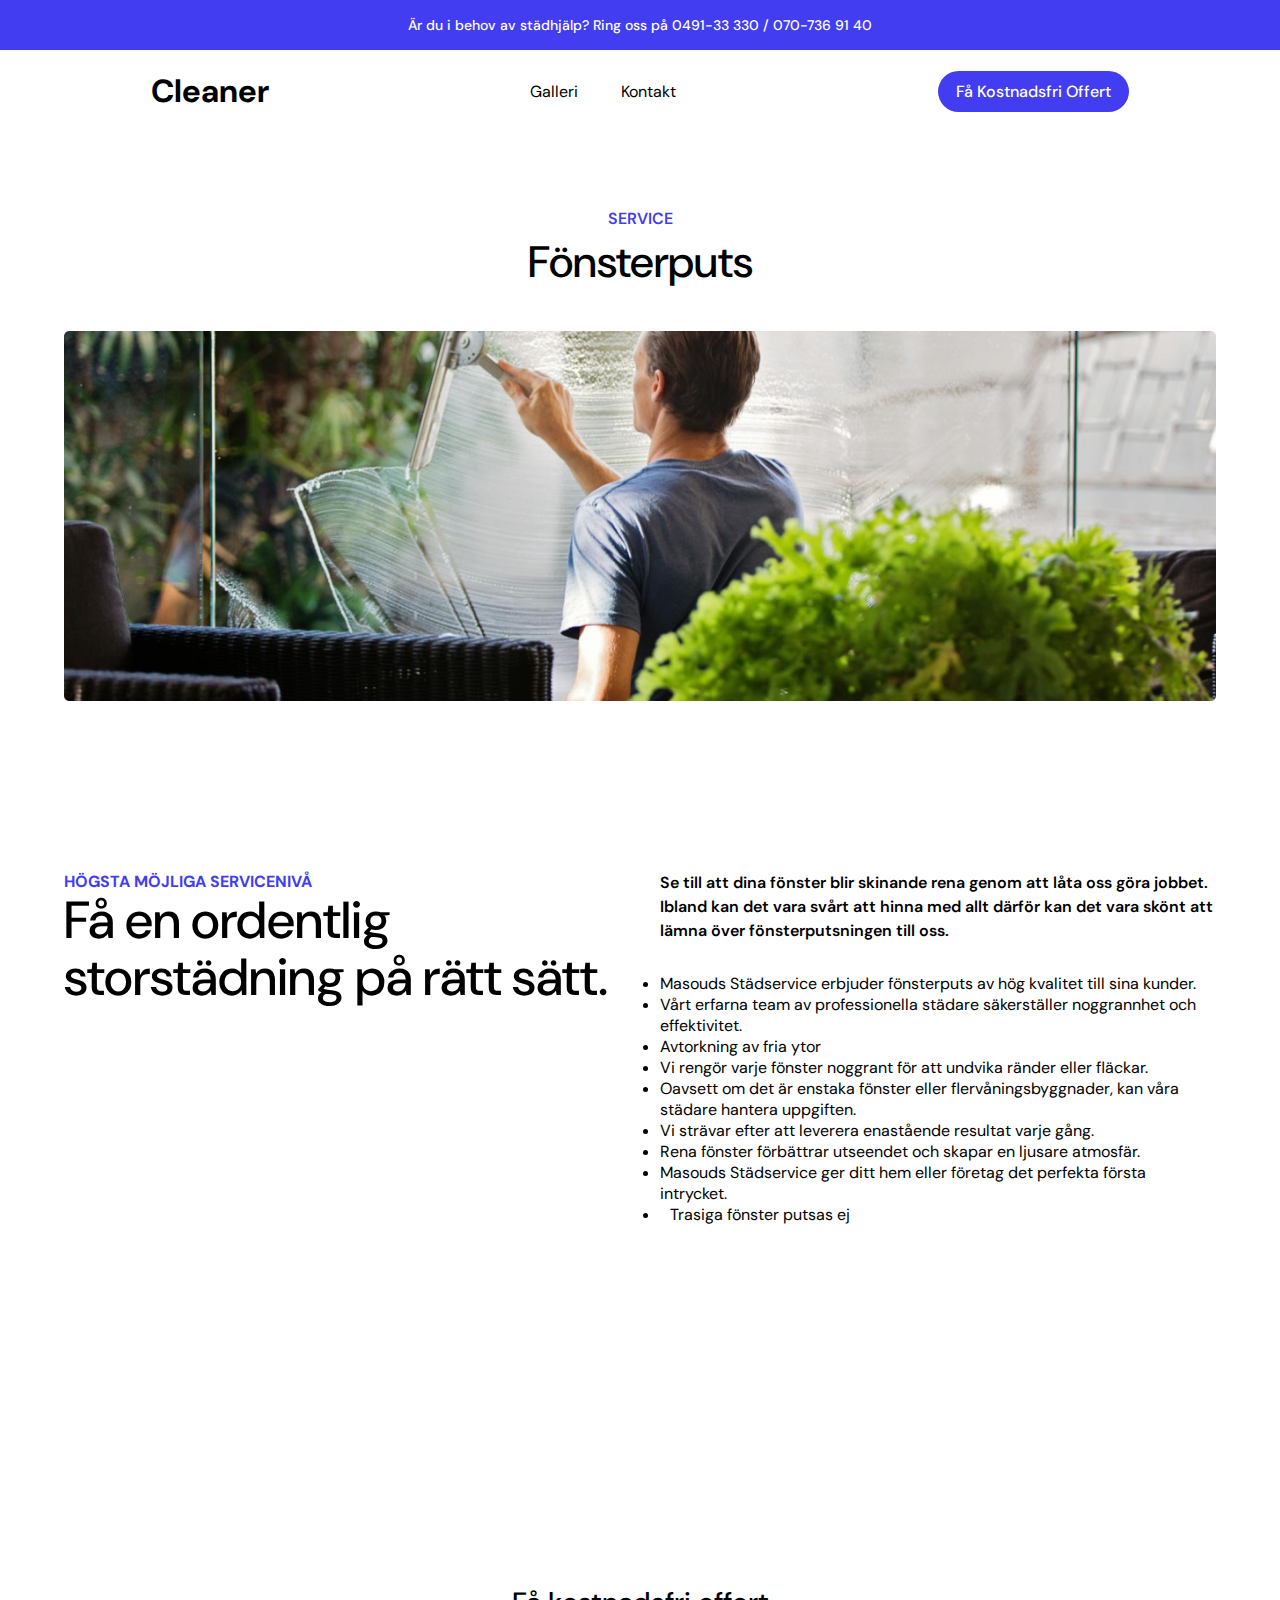
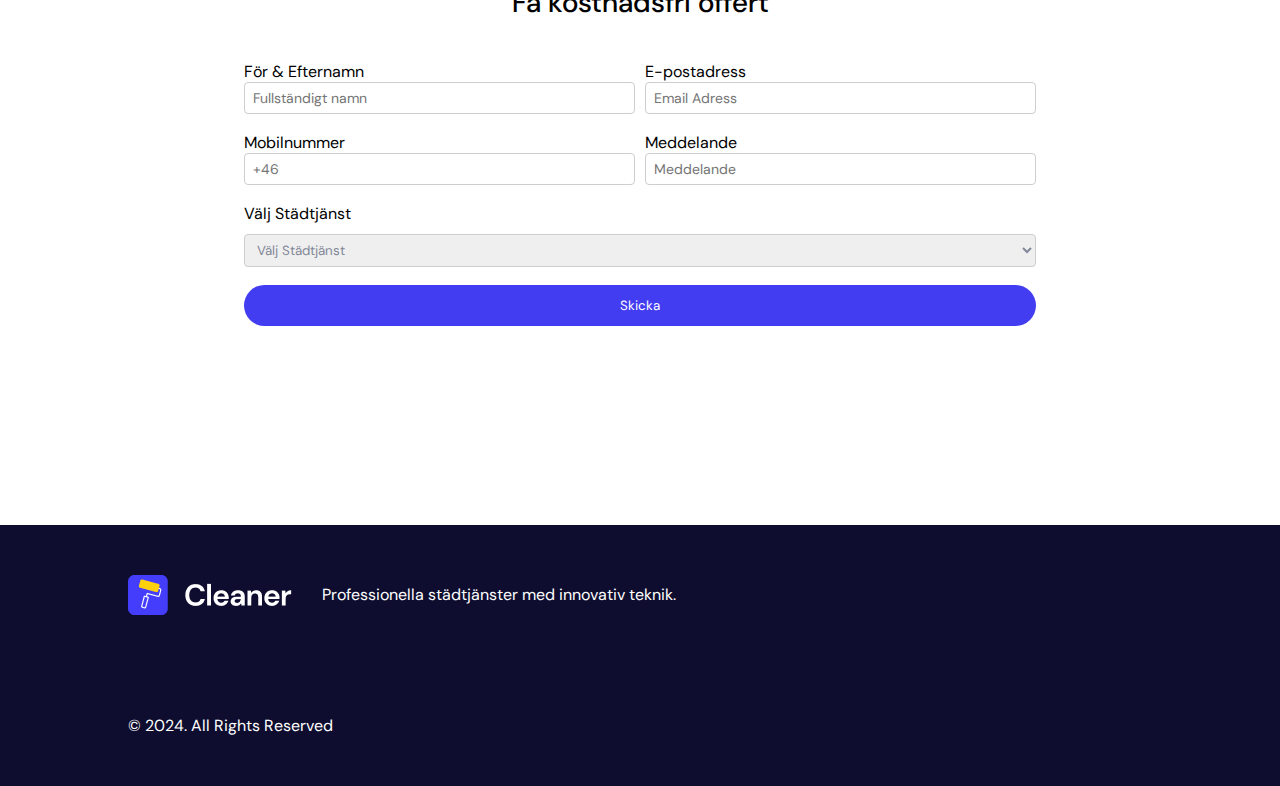
<file: fonsterputs.html>
<!DOCTYPE html>
<html lang="en">
    <head>
        <meta charset="UTF-8" />

        <meta
            name="viewport"
            content="width=device-width, initial-scale=1.0, telephone=no"
        />
        <title>Fönsterputs</title>
        <link rel="stylesheet" href="house.css" />
        <link rel="preconnect" href="https://fonts.googleapis.com" />
        <link rel="preconnect" href="https://fonts.gstatic.com" crossorigin />
        <link
            href="https://fonts.googleapis.com/css2?family=DM+Sans:ital,opsz,wght@0,9..40,100..1000;1,9..40,100..1000&display=swap"
            rel="stylesheet"
        />
    </head>
    <body>
        <div id="overlay" class="overlay-nav">
            <div onclick="closeNav()" id="closeButton" class="close-button">
                <svg
                    fill="#000000"
                    height="800px"
                    width="800px"
                    version="1.1"
                    id="Capa_1"
                    xmlns="http://www.w3.org/2000/svg"
                    xmlns:xlink="http://www.w3.org/1999/xlink"
                    viewBox="0 0 460.775 460.775"
                    xml:space="preserve"
                >
                    <path
                        d="M285.08,230.397L456.218,59.27c6.076-6.077,6.076-15.911,0-21.986L423.511,4.565c-2.913-2.911-6.866-4.55-10.992-4.55
                    c-4.127,0-8.08,1.639-10.993,4.55l-171.138,171.14L59.25,4.565c-2.913-2.911-6.866-4.55-10.993-4.55
                    c-4.126,0-8.08,1.639-10.992,4.55L4.558,37.284c-6.077,6.075-6.077,15.909,0,21.986l171.138,171.128L4.575,401.505
                    c-6.074,6.077-6.074,15.911,0,21.986l32.709,32.719c2.911,2.911,6.865,4.55,10.992,4.55c4.127,0,8.08-1.639,10.994-4.55
                    l171.117-171.12l171.118,171.12c2.913,2.911,6.866,4.55,10.993,4.55c4.128,0,8.081-1.639,10.992-4.55l32.709-32.719
                    c6.074-6.075,6.074-15.909,0-21.986L285.08,230.397z"
                    />
                </svg>
            </div>
            <ul class="overlay-links">
                <li>Galleri</li>
                <li onclick="location.href='contact.html'">Kontakt</li>
            </ul>
            <button onclick="location.href='#fullName', closeNav()">
                Få Kostnadsfri Offert
            </button>
        </div>
        <div class="header">
            <div class="header-contact">
                <p>
                    Är du i behov av städhjälp? Ring oss på 0491-33 330 /
                    070-736 91 40
                </p>
            </div>
            <div class="navigation">
                <div onclick="location.href='index.html'" class="left-nav">
                    Cleaner
                </div>
                <div class="middle-nav">
                    <ul class="nav-links">
                        <li>Galleri</li>
                        <li onclick="location.href='contact.html'">Kontakt</li>
                    </ul>
                </div>
                <div class="right-nav">
                    <button
                        onclick="location.href='contact.html'"
                        class="book-button first-book-b"
                    >
                        Få Kostnadsfri Offert
                    </button>
                    <div
                        onclick="openNav()"
                        id="openButton"
                        class="hamburger-menu"
                    >
                        <span class="line-1"></span>
                        <span class="line-2"></span>
                        <span class="line-3"></span>
                    </div>
                </div>
            </div>
        </div>
        <div class="container">
            <div class="hero-subtitle">
                <p class="subtitle-p blue-text">SERVICE</p>
                <h1 class="subtitle-h1">Fönsterputs</h1>
            </div>
            <img class="hero-picture" src="images/heropic.png" alt="" />
            <div class="main-section">
                <div class="main-title">
                    <p>HÖGSTA MÖJLIGA SERVICENIVÅ</p>
                    <h2>Få en ordentlig storstädning på rätt sätt.</h2>
                </div>
                <div class="main-text">
                    <p class="bold-text-1">
                        Se till att dina fönster blir skinande rena genom att
                        låta oss göra jobbet. Ibland kan det vara svårt att
                        hinna med allt därför kan det vara skönt att lämna över
                        fönsterputsningen till oss.
                    </p>
                    <ul>
                        <li>
                            Masouds Städservice erbjuder fönsterputs av hög
                            kvalitet till sina kunder.
                        </li>
                        <li>
                            Vårt erfarna team av professionella städare
                            säkerställer noggrannhet och effektivitet.
                        </li>
                        <li>Avtorkning av fria ytor</li>
                        <li>
                            Vi rengör varje fönster noggrant för att undvika
                            ränder eller fläckar.
                        </li>
                        <li>
                            Oavsett om det är enstaka fönster eller
                            flervåningsbyggnader, kan våra städare hantera
                            uppgiften.
                        </li>
                        <li>
                            Vi strävar efter att leverera enastående resultat
                            varje gång.
                        </li>
                        <li>
                            Rena fönster förbättrar utseendet och skapar en
                            ljusare atmosfär.
                        </li>
                        <li>
                            Masouds Städservice ger ditt hem eller företag det
                            perfekta första intrycket.
                        </li>
                        <li style="padding-left: 10px">
                            Trasiga fönster putsas ej
                        </li>
                    </ul>
                </div>
            </div>
            <div class="form-container">
                <p>Få kostnadsfri offert</p>
                <form action="https://submit-form.com/Z5IP2fcRi">
                    <div class="first-inputs">
                        <div class="input-container">
                            <label for="fullName">För & Efternamn</label>
                            <input
                                name="fullName"
                                type="text"
                                placeholder="Fullständigt namn"
                                id="fullName"
                                required
                            />
                        </div>
                        <div class="input-container">
                            <label for="emailAddress">E-postadress</label>
                            <input
                                name="emailAddress"
                                type="email"
                                placeholder="Email Adress"
                                id="emailAddress"
                                required
                            />
                        </div>
                    </div>
                    <div class="second-input">
                        <div class="input-container">
                            <label for="phoneNumber">Mobilnummer</label>
                            <input
                                type="number"
                                placeholder="+46"
                                name="phoneNumber"
                                id="phoneNumber"
                                required
                            />
                        </div>
                        <div class="input-container">
                            <label for="otherField">Meddelande</label>
                            <input
                                name="otherField"
                                id="otherField"
                                type="text"
                                placeholder="Meddelande"
                                required
                            />
                        </div>
                    </div>
                    <div
                        style="display: flex; flex-direction: column; gap: 10px"
                    >
                        <label for="select-service">Välj Städtjänst</label>
                        <select
                            id="select"
                            name="select-service1"
                            id="select-service"
                            required
                        >
                            <option value="">Välj Städtjänst</option>
                            <option value="house-cleaning">Storstäd</option>
                            <option value="car-cleaning">Flyttstäd</option>
                            <option value="room-cleaning">Kontorsstäd</option>
                            <option value="window-cleaning">Fönsterputs</option>
                            <option value="Byggstäd">Byggstäd</option>
                        </select>
                    </div>
                    <div class="window-form" id="window-form">
                        <div id="window-grid-div" class="window-grid-div">
                            <div class="input-flex">
                                <input
                                    type="radio"
                                    id="option1"
                                    name="window1"
                                    value="option1"
                                />
                            </div>

                            <label class="option-box" for="option1">
                                <img src="/images/image-window1.png" />
                                <p class="window-type">Window Type</p>
                                <p class="dimensions">23x52cm</p>
                            </label>
                        </div>
                        <div class="window-grid-div">
                            <div class="input-flex">
                                <input
                                    type="radio"
                                    id="option2"
                                    name="window2"
                                    value="option2"
                                />
                            </div>

                            <label class="option-box" for="option2">
                                <img src="/images/image-window2.png" />
                                <p class="window-type">Window Type</p>
                                <p class="dimensions">23x52cm</p>
                            </label>
                        </div>
                        <div class="window-grid-div">
                            <div class="input-flex">
                                <input
                                    type="radio"
                                    id="option3"
                                    name="window3"
                                    value="option3"
                                />
                            </div>

                            <label class="option-box" for="option3">
                                <img src="/images/image-window3.png" />
                                <p class="window-type">Window Type</p>
                                <p class="dimensions">23x52cm</p>
                            </label>
                        </div>
                        <div class="window-grid-div">
                            <div class="input-flex">
                                <input
                                    type="radio"
                                    id="option4"
                                    name="window4"
                                    value="option4"
                                />
                            </div>

                            <label class="option-box" for="option4">
                                <img src="/images/image-window4.png" />
                                <p class="window-type">Window Type</p>
                                <p class="dimensions">23x52cm</p>
                            </label>
                        </div>
                        <div class="window-grid-div">
                            <div class="input-flex">
                                <input
                                    type="radio"
                                    id="option5"
                                    name="window5"
                                    value="option5"
                                />
                            </div>

                            <label class="option-box" for="option5">
                                <img src="/images/image-window5.png" />
                                <p class="window-type">Window Type</p>
                                <p class="dimensions">23x52cm</p>
                            </label>
                        </div>
                        <div class="window-grid-div">
                            <div class="input-flex">
                                <input
                                    type="radio"
                                    id="option6"
                                    name="window6"
                                    value="option6"
                                />
                            </div>

                            <label class="option-box" for="option6">
                                <img src="/images/image-window6.png" />
                                <p class="window-type">Window Type</p>
                                <p class="dimensions">23x52cm</p>
                            </label>
                        </div>
                        <div class="window-grid-div">
                            <div class="input-flex">
                                <input
                                    type="radio"
                                    id="option7"
                                    name="window7"
                                    value="option7"
                                />
                            </div>

                            <label class="option-box" for="option7">
                                <img src="/images/image-window7.png" />
                                <p class="window-type">Window Type</p>
                                <p class="dimensions">23x52cm</p>
                            </label>
                        </div>
                        <div class="window-grid-div">
                            <div class="input-flex">
                                <input
                                    type="radio"
                                    id="option8"
                                    name="window8"
                                    value="option8"
                                />
                            </div>

                            <label class="option-box" for="option8">
                                <img src="/images/image-window8.png" />
                                <p class="window-type">Window Type</p>
                                <p class="dimensions">23x52cm</p>
                            </label>
                        </div>
                    </div>

                    <button class="submit-button" type="submit">Skicka</button>
                </form>
            </div>
        </div>
        <footer>
            <div class="footeri">
                <img src="/images/footeri.png" alt="" />
                <p>Professionella städtjänster med innovativ teknik.</p>
            </div>
            <div class="footeri-2">
                <p>© 2024. All Rights Reserved</p>
            </div>
        </footer>
        <script>
            const elementToStyle = document.getElementById('overlay')
            const closeButton = document.getElementById('closeButton')
            const openButton = document.getElementById('openButton')

            const selectElement = document.getElementById('select')
            const windowForm = document.getElementById('window-form')

            const parentDiv = document.getElementById('window-grid-div')
            const radios = document.querySelectorAll('input[name="options"]')

            selectElement.addEventListener('change', function () {
                if (this.value === 'window-cleaning') {
                    windowForm.classList.add('selected')
                } else {
                    windowForm.classList.remove('selected')
                }
            })

            function closeNav() {
                elementToStyle.classList.remove('active-overlay')
            }
            function openNav() {
                elementToStyle.classList.toggle('active-overlay')
                console.log('hello')
            }
        </script>
    </body>
</html>
</file>
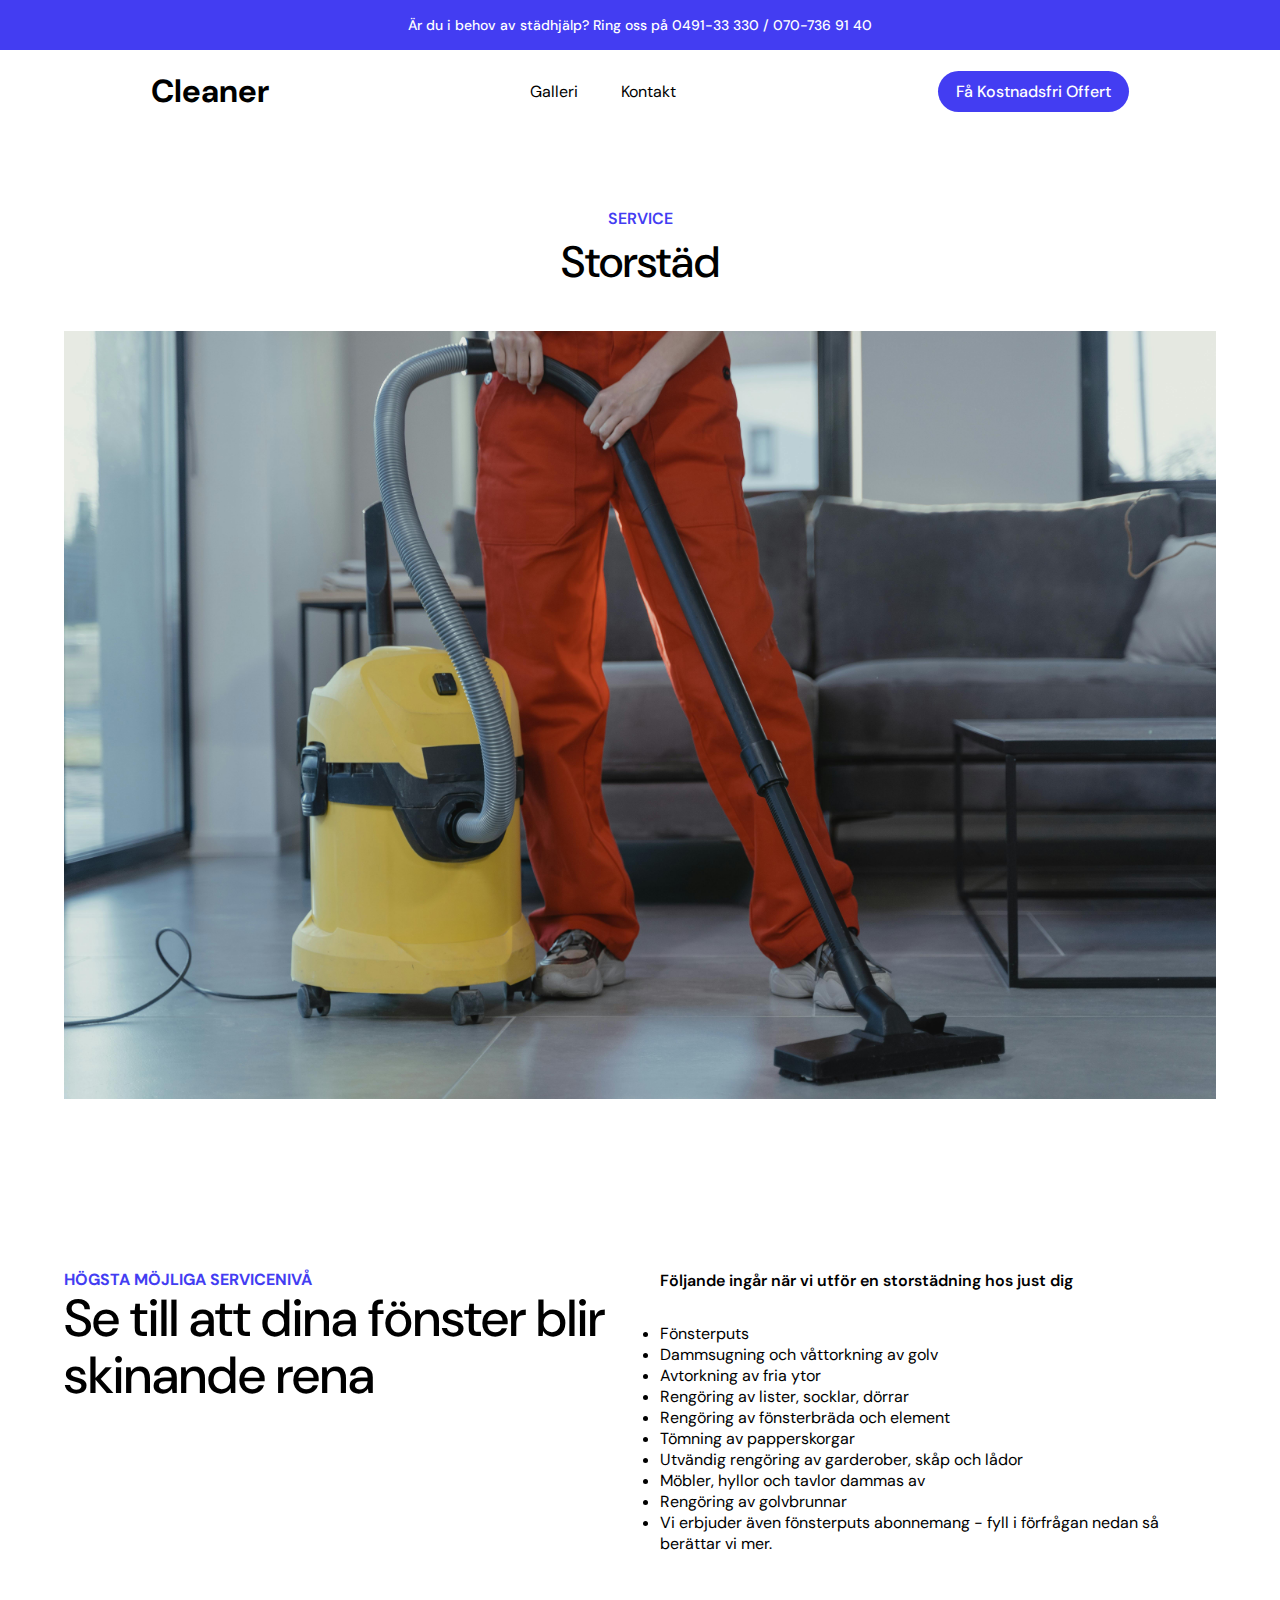
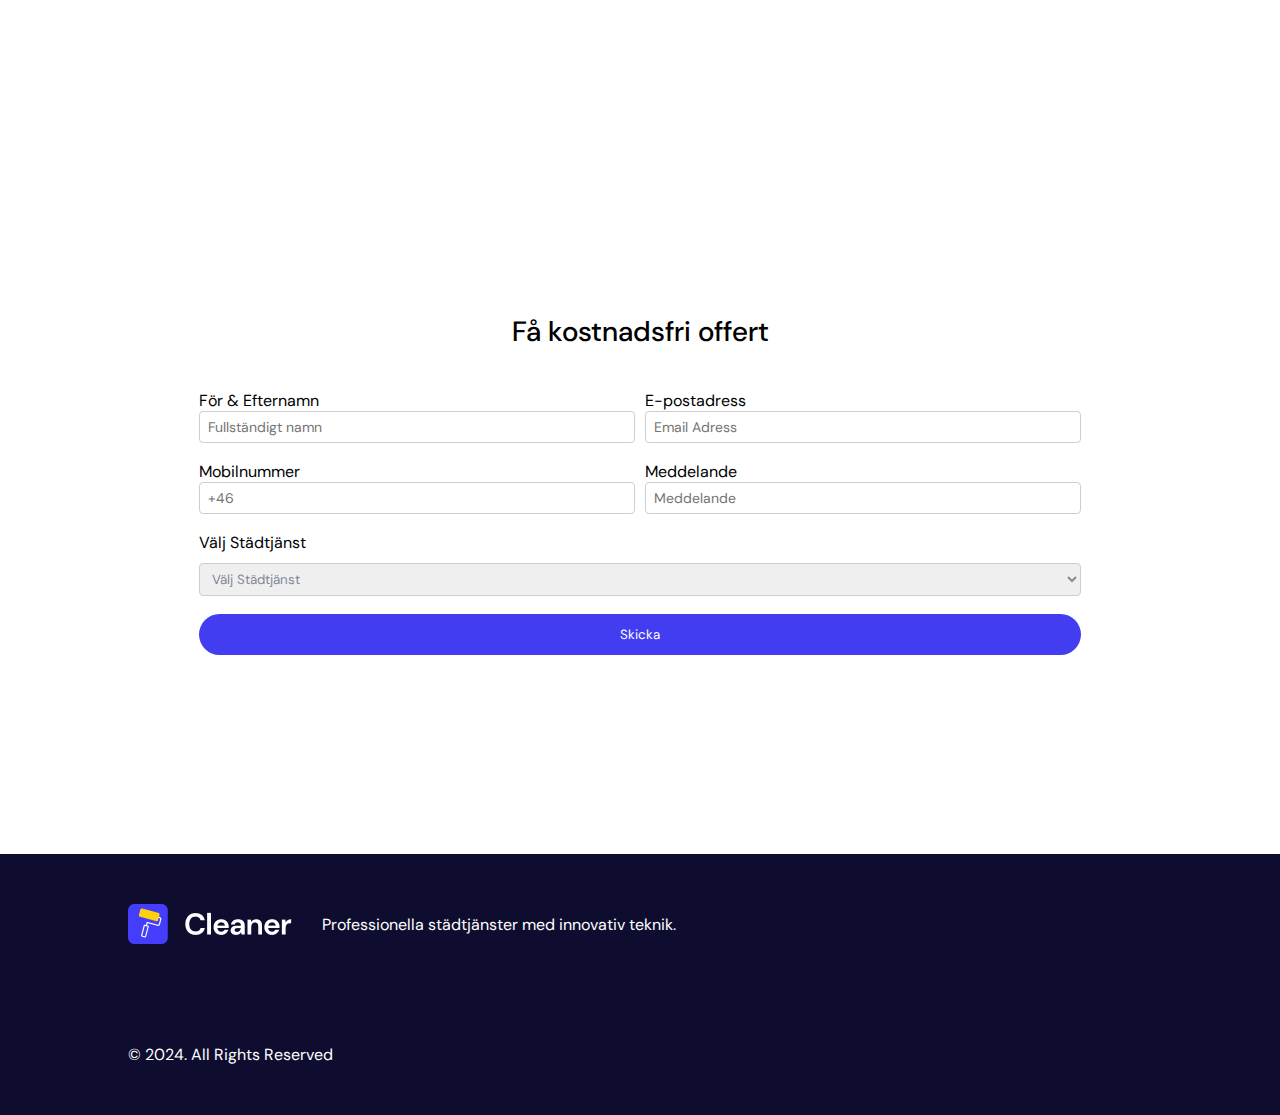
<file: house-cleaning.html>
<!DOCTYPE html>
<html lang="en">
    <head>
        <meta charset="UTF-8" />

        <meta
            name="viewport"
            content="width=device-width, initial-scale=1.0, telephone=no"
        />
        <title>Storstäd</title>
        <link rel="stylesheet" href="house.css" />
        <link rel="preconnect" href="https://fonts.googleapis.com" />
        <link rel="preconnect" href="https://fonts.gstatic.com" crossorigin />
        <link
            href="https://fonts.googleapis.com/css2?family=DM+Sans:ital,opsz,wght@0,9..40,100..1000;1,9..40,100..1000&display=swap"
            rel="stylesheet"
        />
    </head>
    <body>
        <div id="overlay" class="overlay-nav">
            <div onclick="closeNav()" id="closeButton" class="close-button">
                <svg
                    fill="#000000"
                    height="800px"
                    width="800px"
                    version="1.1"
                    id="Capa_1"
                    xmlns="http://www.w3.org/2000/svg"
                    xmlns:xlink="http://www.w3.org/1999/xlink"
                    viewBox="0 0 460.775 460.775"
                    xml:space="preserve"
                >
                    <path
                        d="M285.08,230.397L456.218,59.27c6.076-6.077,6.076-15.911,0-21.986L423.511,4.565c-2.913-2.911-6.866-4.55-10.992-4.55
                    c-4.127,0-8.08,1.639-10.993,4.55l-171.138,171.14L59.25,4.565c-2.913-2.911-6.866-4.55-10.993-4.55
                    c-4.126,0-8.08,1.639-10.992,4.55L4.558,37.284c-6.077,6.075-6.077,15.909,0,21.986l171.138,171.128L4.575,401.505
                    c-6.074,6.077-6.074,15.911,0,21.986l32.709,32.719c2.911,2.911,6.865,4.55,10.992,4.55c4.127,0,8.08-1.639,10.994-4.55
                    l171.117-171.12l171.118,171.12c2.913,2.911,6.866,4.55,10.993,4.55c4.128,0,8.081-1.639,10.992-4.55l32.709-32.719
                    c6.074-6.075,6.074-15.909,0-21.986L285.08,230.397z"
                    />
                </svg>
            </div>
            <ul class="overlay-links">
                <li>Galleri</li>
                <li onclick="location.href='contact.html'">Kontakt</li>
            </ul>
            <button onclick="location.href='#fullName', closeNav()">
                Få Kostnadsfri Offert
            </button>
        </div>
        <div class="header">
            <div class="header-contact">
                <p>
                    Är du i behov av städhjälp? Ring oss på 0491-33 330 /
                    070-736 91 40
                </p>
            </div>
            <div class="navigation">
                <div onclick="location.href='index.html'" class="left-nav">
                    Cleaner
                </div>
                <div class="middle-nav">
                    <ul class="nav-links">
                        <li>Galleri</li>

                        <li onclick="location.href='contact.html'">Kontakt</li>
                    </ul>
                </div>
                <div class="right-nav">
                    <button
                        onclick="location.href='contact.html'"
                        class="book-button first-book-b"
                    >
                        Få Kostnadsfri Offert
                    </button>
                    <div
                        onclick="openNav()"
                        id="openButton"
                        class="hamburger-menu"
                    >
                        <span class="line-1"></span>
                        <span class="line-2"></span>
                        <span class="line-3"></span>
                    </div>
                </div>
            </div>
        </div>
        <div class="container">
            <div class="hero-subtitle">
                <p class="subtitle-p blue-text">SERVICE</p>
                <h1 class="subtitle-h1">Storstäd</h1>
            </div>
            <img class="hero-picture" src="images/cleaning-house.jpg" alt="" />
            <div class="main-section">
                <div class="main-title">
                    <p>HÖGSTA MÖJLIGA SERVICENIVÅ</p>
                    <h2>Se till att dina fönster blir skinande rena</h2>
                </div>
                <div class="main-text">
                    <p class="bold-text-1">
                        Följande ingår när vi utför en storstädning hos just dig
                    </p>
                    <ul>
                        <li>Fönsterputs</li>
                        <li>Dammsugning och våttorkning av golv</li>
                        <li>Avtorkning av fria ytor</li>
                        <li>Rengöring av lister, socklar, dörrar</li>
                        <li>Rengöring av fönsterbräda och element</li>
                        <li>Tömning av papperskorgar</li>
                        <li>
                            Utvändig rengöring av garderober, skåp och lådor
                        </li>
                        <li>Möbler, hyllor och tavlor dammas av</li>
                        <li>Rengöring av golvbrunnar</li>
                        <li>
                            Vi erbjuder även fönsterputs abonnemang - fyll i
                            förfrågan nedan så berättar vi mer.
                        </li>
                    </ul>
                </div>
            </div>
        </div>
        <div class="form-container">
            <p>Få kostnadsfri offert</p>
            <form action="https://submit-form.com/Z5IP2fcRi">
                <div class="first-inputs">
                    <div class="input-container">
                        <label for="fullName">För & Efternamn</label>
                        <input
                            name="fullName"
                            type="text"
                            placeholder="Fullständigt namn"
                            id="fullName"
                            required
                        />
                    </div>
                    <div class="input-container">
                        <label for="emailAddress">E-postadress</label>
                        <input
                            name="emailAddress"
                            type="email"
                            placeholder="Email Adress"
                            id="emailAddress"
                            required
                        />
                    </div>
                </div>
                <div class="second-input">
                    <div class="input-container">
                        <label for="phoneNumber">Mobilnummer</label>
                        <input
                            type="number"
                            placeholder="+46"
                            name="phoneNumber"
                            id="phoneNumber"
                            required
                        />
                    </div>
                    <div class="input-container">
                        <label for="otherField">Meddelande</label>
                        <input
                            name="message"
                            id="otherField"
                            type="text"
                            placeholder="Meddelande"
                            required
                        />
                    </div>
                </div>
                <div style="display: flex; flex-direction: column; gap: 10px">
                    <label for="select-service">Välj Städtjänst</label>
                    <select
                        id="select"
                        name="select-service1"
                        id="select-service"
                        required
                    >
                        <option value="">Välj Städtjänst</option>
                        <option value="house-cleaning">Storstäd</option>
                        <option value="car-cleaning">Flyttstäd</option>
                        <option value="room-cleaning">Kontorsstäd</option>
                        <option value="window-cleaning">Fönsterputs</option>
                        <option value="Byggstäd">Byggstäd</option>
                    </select>
                </div>
                <div class="window-form" id="window-form">
                    <div id="window-grid-div" class="window-grid-div">
                        <div class="input-flex">
                            <input
                                type="radio"
                                id="option1"
                                name="window1"
                                value="option1"
                            />
                        </div>

                        <label class="option-box" for="option1">
                            <img src="/images/image-window1.png" />
                            <p class="window-type">Window Type</p>
                            <p class="dimensions">23x52cm</p>
                        </label>
                    </div>
                    <div class="window-grid-div">
                        <div class="input-flex">
                            <input
                                type="radio"
                                id="option2"
                                name="window2"
                                value="option2"
                            />
                        </div>

                        <label class="option-box" for="option2">
                            <img src="/images/image-window2.png" />
                            <p class="window-type">Window Type</p>
                            <p class="dimensions">23x52cm</p>
                        </label>
                    </div>
                    <div class="window-grid-div">
                        <div class="input-flex">
                            <input
                                type="radio"
                                id="option3"
                                name="window3"
                                value="option3"
                            />
                        </div>

                        <label class="option-box" for="option3">
                            <img src="/images/image-window3.png" />
                            <p class="window-type">Window Type</p>
                            <p class="dimensions">23x52cm</p>
                        </label>
                    </div>
                    <div class="window-grid-div">
                        <div class="input-flex">
                            <input
                                type="radio"
                                id="option4"
                                name="window4"
                                value="option4"
                            />
                        </div>

                        <label class="option-box" for="option4">
                            <img src="/images/image-window4.png" />
                            <p class="window-type">Window Type</p>
                            <p class="dimensions">23x52cm</p>
                        </label>
                    </div>
                    <div class="window-grid-div">
                        <div class="input-flex">
                            <input
                                type="radio"
                                id="option5"
                                name="window5"
                                value="option5"
                            />
                        </div>

                        <label class="option-box" for="option5">
                            <img src="/images/image-window5.png" />
                            <p class="window-type">Window Type</p>
                            <p class="dimensions">23x52cm</p>
                        </label>
                    </div>
                    <div class="window-grid-div">
                        <div class="input-flex">
                            <input
                                type="radio"
                                id="option6"
                                name="window6"
                                value="option6"
                            />
                        </div>

                        <label class="option-box" for="option6">
                            <img src="/images/image-window6.png" />
                            <p class="window-type">Window Type</p>
                            <p class="dimensions">23x52cm</p>
                        </label>
                    </div>
                    <div class="window-grid-div">
                        <div class="input-flex">
                            <input
                                type="radio"
                                id="option7"
                                name="window7"
                                value="option7"
                            />
                        </div>

                        <label class="option-box" for="option7">
                            <img src="/images/image-window7.png" />
                            <p class="window-type">Window Type</p>
                            <p class="dimensions">23x52cm</p>
                        </label>
                    </div>
                    <div class="window-grid-div">
                        <div class="input-flex">
                            <input
                                type="radio"
                                id="option8"
                                name="window8"
                                value="option8"
                            />
                        </div>

                        <label class="option-box" for="option8">
                            <img src="/images/image-window8.png" />
                            <p class="window-type">Window Type</p>
                            <p class="dimensions">23x52cm</p>
                        </label>
                    </div>
                </div>

                <button class="submit-button" type="submit">Skicka</button>
            </form>
        </div>
        <footer>
            <div class="footeri">
                <img src="/images/footeri.png" alt="" />
                <p>Professionella städtjänster med innovativ teknik.</p>
            </div>
            <div class="footeri-2">
                <p>© 2024. All Rights Reserved</p>
            </div>
        </footer>
        <script>
            const elementToStyle = document.getElementById('overlay')
            const closeButton = document.getElementById('closeButton')
            const openButton = document.getElementById('openButton')

            const selectElement = document.getElementById('select')
            const windowForm = document.getElementById('window-form')

            const parentDiv = document.getElementById('window-grid-div')
            const radios = document.querySelectorAll('input[name="options"]')

            selectElement.addEventListener('change', function () {
                if (this.value === 'window-cleaning') {
                    windowForm.classList.add('selected')
                } else {
                    windowForm.classList.remove('selected')
                }
            })

            function closeNav() {
                elementToStyle.classList.remove('active-overlay')
            }
            function openNav() {
                elementToStyle.classList.toggle('active-overlay')
                console.log('hello')
            }
        </script>
    </body>
</html>
</file>
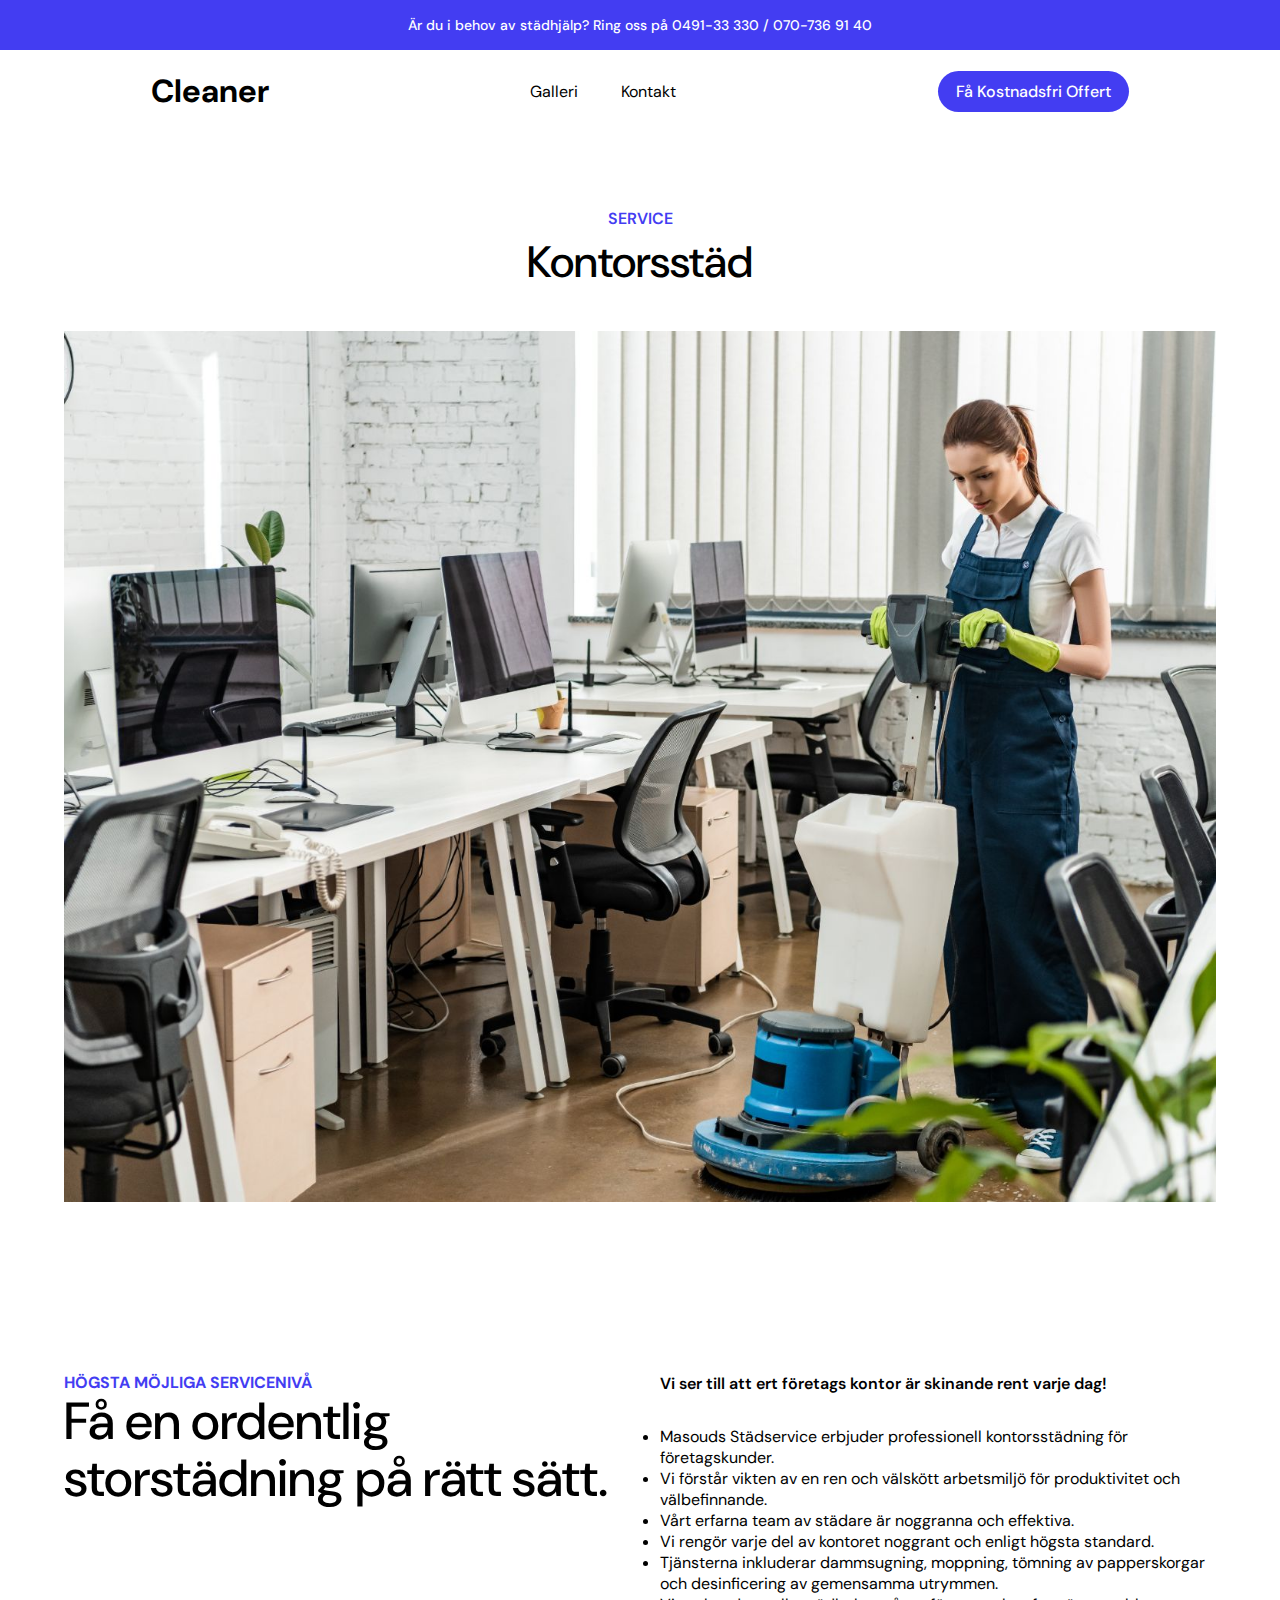
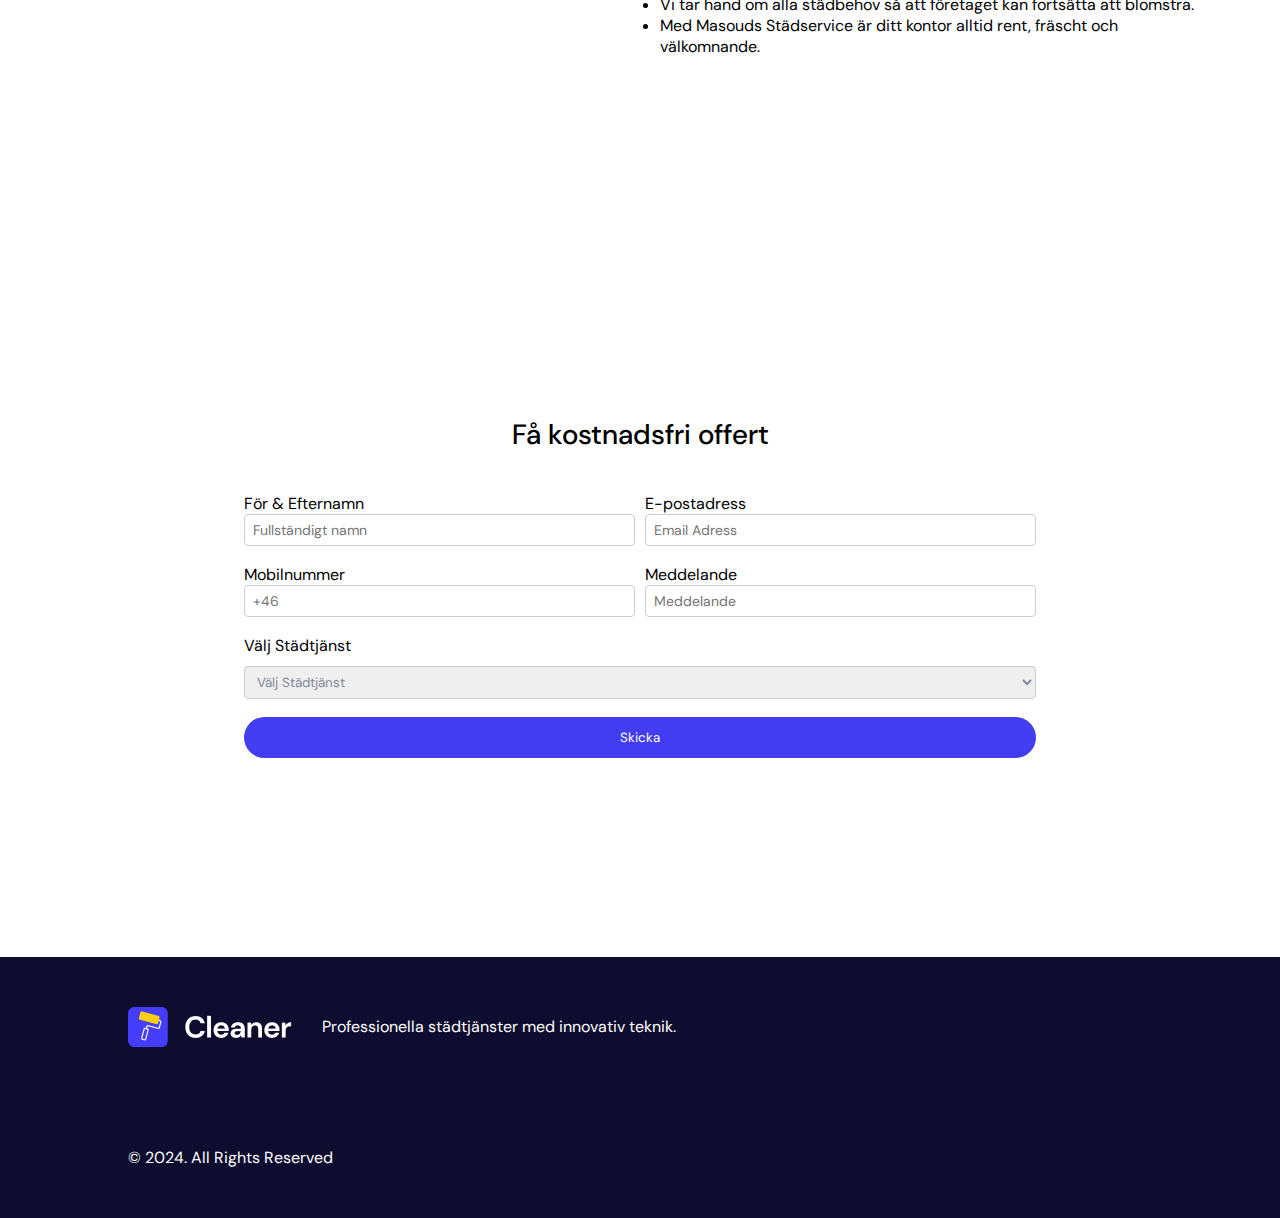
<file: kontorsstad.html>
<!DOCTYPE html>
<html lang="en">
    <head>
        <meta charset="UTF-8" />

        <meta
            name="viewport"
            content="width=device-width, initial-scale=1.0, telephone=no"
        />
        <title>Kontorsstäd</title>
        <link rel="stylesheet" href="house.css" />
        <link rel="preconnect" href="https://fonts.googleapis.com" />
        <link rel="preconnect" href="https://fonts.gstatic.com" crossorigin />
        <link
            href="https://fonts.googleapis.com/css2?family=DM+Sans:ital,opsz,wght@0,9..40,100..1000;1,9..40,100..1000&display=swap"
            rel="stylesheet"
        />
    </head>
    <body>
        <div id="overlay" class="overlay-nav">
            <div onclick="closeNav()" id="closeButton" class="close-button">
                <svg
                    fill="#000000"
                    height="800px"
                    width="800px"
                    version="1.1"
                    id="Capa_1"
                    xmlns="http://www.w3.org/2000/svg"
                    xmlns:xlink="http://www.w3.org/1999/xlink"
                    viewBox="0 0 460.775 460.775"
                    xml:space="preserve"
                >
                    <path
                        d="M285.08,230.397L456.218,59.27c6.076-6.077,6.076-15.911,0-21.986L423.511,4.565c-2.913-2.911-6.866-4.55-10.992-4.55
                    c-4.127,0-8.08,1.639-10.993,4.55l-171.138,171.14L59.25,4.565c-2.913-2.911-6.866-4.55-10.993-4.55
                    c-4.126,0-8.08,1.639-10.992,4.55L4.558,37.284c-6.077,6.075-6.077,15.909,0,21.986l171.138,171.128L4.575,401.505
                    c-6.074,6.077-6.074,15.911,0,21.986l32.709,32.719c2.911,2.911,6.865,4.55,10.992,4.55c4.127,0,8.08-1.639,10.994-4.55
                    l171.117-171.12l171.118,171.12c2.913,2.911,6.866,4.55,10.993,4.55c4.128,0,8.081-1.639,10.992-4.55l32.709-32.719
                    c6.074-6.075,6.074-15.909,0-21.986L285.08,230.397z"
                    />
                </svg>
            </div>
            <ul class="overlay-links">
                <li>Galleri</li>
                <li onclick="location.href='contact.html'">Kontakt</li>
            </ul>
            <button onclick="location.href='#fullName', closeNav()">
                Få Kostnadsfri Offert
            </button>
        </div>
        <div class="header">
            <div class="header-contact">
                <p>
                    Är du i behov av städhjälp? Ring oss på 0491-33 330 /
                    070-736 91 40
                </p>
            </div>
            <div class="navigation">
                <div onclick="location.href='index.html'" class="left-nav">
                    Cleaner
                </div>
                <div class="middle-nav">
                    <ul class="nav-links">
                        <li>Galleri</li>

                        <li onclick="location.href='contact.html'">Kontakt</li>
                    </ul>
                </div>
                <div class="right-nav">
                    <button
                        onclick="location.href='contact.html'"
                        class="book-button first-book-b"
                    >
                        Få Kostnadsfri Offert
                    </button>
                    <div
                        onclick="openNav()"
                        id="openButton"
                        class="hamburger-menu"
                    >
                        <span class="line-1"></span>
                        <span class="line-2"></span>
                        <span class="line-3"></span>
                    </div>
                </div>
            </div>
        </div>
        <div class="container">
            <div class="hero-subtitle">
                <p class="subtitle-p blue-text">SERVICE</p>
                <h1 class="subtitle-h1">Kontorsstäd</h1>
            </div>
            <img class="hero-picture" src="images/office-cleaning.jpg" alt="" />
            <div class="main-section">
                <div class="main-title">
                    <p>HÖGSTA MÖJLIGA SERVICENIVÅ</p>
                    <h2>Få en ordentlig storstädning på rätt sätt.</h2>
                </div>
                <div class="main-text">
                    <p class="bold-text-1">
                        Vi ser till att ert företags kontor är skinande rent
                        varje dag!
                    </p>
                    <ul>
                        <li>
                            Masouds Städservice erbjuder professionell
                            kontorsstädning för företagskunder.
                        </li>
                        <li>
                            Vi förstår vikten av en ren och välskött arbetsmiljö
                            för produktivitet och välbefinnande.
                        </li>
                        <li>
                            Vårt erfarna team av städare är noggranna och
                            effektiva.
                        </li>
                        <li>
                            Vi rengör varje del av kontoret noggrant och enligt
                            högsta standard.
                        </li>
                        <li>
                            Tjänsterna inkluderar dammsugning, moppning, tömning
                            av papperskorgar och desinficering av gemensamma
                            utrymmen.
                        </li>
                        <li>
                            Vi tar hand om alla städbehov så att företaget kan
                            fortsätta att blomstra.
                        </li>
                        <li>
                            Med Masouds Städservice är ditt kontor alltid rent,
                            fräscht och välkomnande.
                        </li>
                    </ul>
                </div>
            </div>

            <div class="form-container">
                <p>Få kostnadsfri offert</p>
                <form action="https://submit-form.com/Z5IP2fcRi">
                    <div class="first-inputs">
                        <div class="input-container">
                            <label for="fullName">För & Efternamn</label>
                            <input
                                name="fullName"
                                type="text"
                                placeholder="Fullständigt namn"
                                id="fullName"
                                required
                            />
                        </div>
                        <div class="input-container">
                            <label for="emailAddress">E-postadress</label>
                            <input
                                name="emailAddress"
                                type="email"
                                placeholder="Email Adress"
                                id="emailAddress"
                                required
                            />
                        </div>
                    </div>
                    <div class="second-input">
                        <div class="input-container">
                            <label for="phoneNumber">Mobilnummer</label>
                            <input
                                type="number"
                                placeholder="+46"
                                name="phoneNumber"
                                id="phoneNumber"
                                required
                            />
                        </div>
                        <div class="input-container">
                            <label for="otherField">Meddelande</label>
                            <input
                                name="otherField"
                                id="otherField"
                                type="text"
                                placeholder="Meddelande"
                                required
                            />
                        </div>
                    </div>
                    <div
                        style="display: flex; flex-direction: column; gap: 10px"
                    >
                        <label for="select-service">Välj Städtjänst</label>
                        <select
                            id="select"
                            name="select-service1"
                            id="select-service"
                            required
                        >
                            <option value="">Välj Städtjänst</option>
                            <option value="house-cleaning">Storstäd</option>
                            <option value="car-cleaning">Flyttstäd</option>
                            <option value="room-cleaning">Kontorsstäd</option>
                            <option value="window-cleaning">Fönsterputs</option>
                            <option value="Byggstäd">Byggstäd</option>
                        </select>
                    </div>
                    <div class="window-form" id="window-form">
                        <div id="window-grid-div" class="window-grid-div">
                            <div class="input-flex">
                                <input
                                    type="radio"
                                    id="option1"
                                    name="window1"
                                    value="option1"
                                />
                            </div>

                            <label class="option-box" for="option1">
                                <img src="/images/image-window1.png" />
                                <p class="window-type">Window Type</p>
                                <p class="dimensions">23x52cm</p>
                            </label>
                        </div>
                        <div class="window-grid-div">
                            <div class="input-flex">
                                <input
                                    type="radio"
                                    id="option2"
                                    name="window2"
                                    value="option2"
                                />
                            </div>

                            <label class="option-box" for="option2">
                                <img src="/images/image-window2.png" />
                                <p class="window-type">Window Type</p>
                                <p class="dimensions">23x52cm</p>
                            </label>
                        </div>
                        <div class="window-grid-div">
                            <div class="input-flex">
                                <input
                                    type="radio"
                                    id="option3"
                                    name="window3"
                                    value="option3"
                                />
                            </div>

                            <label class="option-box" for="option3">
                                <img src="/images/image-window3.png" />
                                <p class="window-type">Window Type</p>
                                <p class="dimensions">23x52cm</p>
                            </label>
                        </div>
                        <div class="window-grid-div">
                            <div class="input-flex">
                                <input
                                    type="radio"
                                    id="option4"
                                    name="window4"
                                    value="option4"
                                />
                            </div>

                            <label class="option-box" for="option4">
                                <img src="/images/image-window4.png" />
                                <p class="window-type">Window Type</p>
                                <p class="dimensions">23x52cm</p>
                            </label>
                        </div>
                        <div class="window-grid-div">
                            <div class="input-flex">
                                <input
                                    type="radio"
                                    id="option5"
                                    name="window5"
                                    value="option5"
                                />
                            </div>

                            <label class="option-box" for="option5">
                                <img src="/images/image-window5.png" />
                                <p class="window-type">Window Type</p>
                                <p class="dimensions">23x52cm</p>
                            </label>
                        </div>
                        <div class="window-grid-div">
                            <div class="input-flex">
                                <input
                                    type="radio"
                                    id="option6"
                                    name="window6"
                                    value="option6"
                                />
                            </div>

                            <label class="option-box" for="option6">
                                <img src="/images/image-window6.png" />
                                <p class="window-type">Window Type</p>
                                <p class="dimensions">23x52cm</p>
                            </label>
                        </div>
                        <div class="window-grid-div">
                            <div class="input-flex">
                                <input
                                    type="radio"
                                    id="option7"
                                    name="window7"
                                    value="option7"
                                />
                            </div>

                            <label class="option-box" for="option7">
                                <img src="/images/image-window7.png" />
                                <p class="window-type">Window Type</p>
                                <p class="dimensions">23x52cm</p>
                            </label>
                        </div>
                        <div class="window-grid-div">
                            <div class="input-flex">
                                <input
                                    type="radio"
                                    id="option8"
                                    name="window8"
                                    value="option8"
                                />
                            </div>

                            <label class="option-box" for="option8">
                                <img src="/images/image-window8.png" />
                                <p class="window-type">Window Type</p>
                                <p class="dimensions">23x52cm</p>
                            </label>
                        </div>
                    </div>

                    <button class="submit-button" type="submit">Skicka</button>
                </form>
            </div>
        </div>
        <footer>
            <div class="footeri">
                <img src="/images/footeri.png" alt="" />
                <p>Professionella städtjänster med innovativ teknik.</p>
            </div>
            <div class="footeri-2">
                <p>© 2024. All Rights Reserved</p>
            </div>
        </footer>
        <script>
            const elementToStyle = document.getElementById('overlay')
            const closeButton = document.getElementById('closeButton')
            const openButton = document.getElementById('openButton')

            const selectElement = document.getElementById('select')
            const windowForm = document.getElementById('window-form')

            const parentDiv = document.getElementById('window-grid-div')
            const radios = document.querySelectorAll('input[name="options"]')

            selectElement.addEventListener('change', function () {
                if (this.value === 'window-cleaning') {
                    windowForm.classList.add('selected')
                } else {
                    windowForm.classList.remove('selected')
                }
            })

            function closeNav() {
                elementToStyle.classList.remove('active-overlay')
            }
            function openNav() {
                elementToStyle.classList.toggle('active-overlay')
                console.log('hello')
            }
        </script>
    </body>
</html>
</file>
<file: style.css>
* {
    margin: 0;
    padding: 0;
    box-sizing: border-box;
    font-family: DM Sans;
}
html,
body {
    height: 100%;
}
.container {
    position: relative;
    height: 100vh;
    background: url(images/Hero\ -\ Section.png) no-repeat center center fixed;
    -webkit-background-size: cover;
    -moz-background-size: cover;
    -o-background-size: cover;
    background-size: cover;
    max-height: 1000px;
    padding-bottom: 50px;
}
.header {
    display: flex;
    flex-direction: column;
    justify-content: start;
    height: 100%;
    align-items: center;
    margin: auto;
    position: relative;
}
.header-contact {
    font-size: 14px;
    font-weight: 500;
    letter-spacing: -1%;
    background-color: #433df2;
    width: 100%;
    height: 50px;
    color: #ffffff;
    display: flex;
    align-items: center;
    justify-content: center;
}
.navigation {
    display: flex;
    width: 100%;
    justify-content: space-around;
    align-items: center;
    padding: 20px 20px;
}
.left-nav {
    color: #ffffff;
    font-size: 32px;
    font-weight: 700;
}
.nav-links {
    list-style: none;
    display: flex;
    gap: 43px;
    font-weight: 400;
    font-size: 16px;
    color: #ffffff;
}
.nav-links li {
    float: right;
    cursor: pointer;
}

.book-button {
    cursor: pointer;
    outline: none;
    border: none;
    border-radius: 26px;
    background-color: #433df2;
    color: #ffffff;
    padding: 10px 18px;
    font-weight: 500;
    font-size: 16px;
    /*width: 199px;
    height: 41px;*/
}
.right-nav {
    display: flex;
    align-items: center;
    gap: 20px;
}
.hamburger-menu {
    width: 40px;
    height: 30px;
    display: flex;
    flex-direction: column;
    justify-content: space-between;
    display: none;
}
.hamburger-menu span {
    width: 100%;
    height: 3px;
    background-color: #ffffff;
    gap: 10px;
    border-radius: 10px;
}
.header-hero {
    display: flex;
    width: 80%;
    flex-direction: column;
    gap: 20px;
    flex-grow: 1;
    justify-content: end;
    margin: 0px 20px 20px 20px;
    max-width: 1440px;
}
.header-hero h1 {
    font-size: 64px;
    font-weight: 500;
    letter-spacing: -3%;
    line-height: 110%;
    color: #ffffff;
    width: 50%;
}
.header-hero h1 span {
    position: relative;
    z-index: 1;
}
.header-hero h1 span img {
    position: absolute;
    top: 60px;
    left: 20px;
    width: 300px;
    opacity: 0.7;
}
.header-hero div {
    display: flex;
    align-items: center;
    gap: 20px;
}
.header-hero div > p {
    color: #7efb78;
}
/**/

main {
    display: flex;
    justify-content: center;
}
.section-1 {
    width: 80%;
    padding-top: 130px;
    min-height: 100vh;
    max-width: 1440px;
}

.main-section {
    display: flex;
    flex-wrap: wrap;
    gap: 20px;
}
.main-text,
.main-title {
    flex: 1;
}

.main-title p {
    color: #433df2;
    font-weight: bold;
    font-size: 16px;
    letter-spacing: 2%;
}
.main-title h2 {
    font-weight: 500;
    font-size: 52px;
    letter-spacing: -3%;
    line-height: 110%;
}
.main-text p {
    font-family: 400;
    font-size: 16;
    color: #000000;
    line-height: 150%;
    letter-spacing: -3%;
}
.main-text {
    display: flex;
    flex-direction: column;
    gap: 30px;
}
.services {
    margin-top: 136px;
    display: flex;
    gap: 20px;
    flex-wrap: wrap;
    flex-direction: row;
    width: 100%;
    justify-content: space-between;
}
.service {
    min-width: 100px;
    cursor: pointer;
}
.service-image img {
    width: 56px;
    height: 59px;
}
.service-text h3 {
    font-weight: 500;
    font-size: 22px;
    line-height: 110%;
    letter-spacing: -3%;
    color: #000000;
}
.services-div1,
.services-div2 {
    display: flex;
    width: 50%;
}
.service-text {
    font-size: 16px;
    font-weight: 400;
    letter-spacing: -3%;
    line-height: 150%;
}
.highest {
    display: flex;
    flex-direction: column;
    justify-content: center;
    margin-top: 196px;
    text-align: center;
    gap: 28px;
    margin-bottom: 86px;
}
.highest h3 {
    color: #433df2;
    font-weight: bold;
    font-size: 16px;
    letter-spacing: 2%;
}
.highest h1 {
    font-weight: 500;
    font-size: 42px;
    line-height: 120%;
    letter-spacing: -3%;
    color: #000000;
}
.highest p {
    font-weight: 400;
    font-size: 16px;
    line-height: 150%;
    letter-spacing: -3%;
    color: #000000;
}
.clients {
    margin-top: 86px;
    margin-bottom: 149px;
    display: flex;
    flex-direction: column;
    gap: 35px;
}
.clients-logos {
    display: flex;
    flex-wrap: wrap;
    justify-content: space-between;
}
.clients-logos img {
    margin-right: 20px;
    object-fit: contain;
    width: 120px;
}
.clients-text {
    font-size: 14px;
    font-weight: 600;
    letter-spacing: 6%;
    color: #79818f;
}
.card-img {
    width: 50px;
    height: 50px;
}
.test-cards {
    display: flex;
    justify-content: center;
    flex-wrap: wrap;
    gap: 20px;
}
.card {
    border: 1px solid #dfe1e7;
    padding: 20px;
    flex: 1;
    min-width: 200px;
}
.card-header {
    display: flex;
    gap: 10px;
    margin-bottom: 15px;
}
.profile-info p:first-child {
    font-size: 16px;
    font-weight: 500;
    line-height: 24px;
    letter-spacing: -0.5%;
    color: #000000;
}
.profile-info p:last-child {
    font-size: 14;
    line-height: 20px;
    letter-spacing: -0.5%;
    color: #666d80;
}
.card-description p {
    font-weight: 500;
    font-size: 15;
    color: #272835;
}

.testimonials-text {
    margin-bottom: 40px;
}
.testimonials-text h2 {
    font-weight: 500;
    font-size: 32px;
    letter-spacing: -1%;
    color: #000000;
}
.testimonials-text p {
    font-weight: 400;
    font-size: 16px;
    letter-spacing: -3%;
    color: #79818f;
}
.testimonials {
    margin-bottom: 130px;
}
footer {
    background-color: #0e0d2f;
    padding: 50px 10%;
    color: #ffffff;
    margin-top: 100px;
}
.footeri {
    display: flex;
    align-items: center;
    gap: 30px;
    margin-bottom: 100px;
}
.experience {
    display: flex;
    height: 1000px;
}
.experience-text {
    background-color: #433df2;
    width: 35%;
    height: 100%;
    display: flex;
    flex-direction: column;
    justify-content: center;
    align-items: start;
    gap: 40px;
    text-align: left;
    padding: 30px;
}
.experience-text h1 {
    font-size: 32px;
    font-weight: 800;
    letter-spacing: -3%;
    line-height: 150%;
    color: #ffffff;
}
.experience-title {
    font-weight: 600;
    font-size: 18px;
    letter-spacing: -3%;
    color: #ffffff;
    margin-bottom: -30px;
}
.experience-paragraph {
    font-size: 16px;
    font-weight: 400;
    letter-spacing: -3%;
    color: #ffffff;
}
.cleaning-image {
    max-width: 100%;
    max-height: 100%;
    object-fit: cover;
    width: 65%;
    height: 100%;
    object-position: top;
}
.call-button {
    padding: 12px 24px;
    color: #433df2;
    background-color: #ffffff;
    outline: none;
    border-radius: 26px;
    border: none;
    font-size: 18px;
    font-weight: 500;
    letter-spacing: -1%;
}
.overlay-nav {
    position: fixed;
    top: 0px;
    right: -400px;
    background-color: #ffffff;
    height: 100%;
    display: flex;
    flex-direction: column;
    gap: 30px;
    padding: 30px;
    transition: right 0.7s ease;
}
.active-overlay {
    right: 0px;
    width: 100%;
    z-index: 3;
}
.close-button {
    width: 25px;
    height: 25px;
}
.close-button svg {
    max-width: 100%;
    max-height: 100%;
}
.overlay-links {
    list-style: none;
    display: flex;
    flex-direction: column;
    gap: 30px;
    font-weight: 400;
    font-size: 16px;
}
.overlay-links li {
    font-size: 24px;
    cursor: pointer;
}
.overlay-nav button {
    padding: 12px 24px;
    background-color: #433df2;
    color: #ffffff;
    outline: none;
    border-radius: 26px;
    border: none;
    font-size: 18px;
    font-weight: 500;
    letter-spacing: -1%;
}

@media (max-width: 1024px) {
    .nav-links {
        display: none;
    }
    .navigation {
        padding: 10px;
    }
    .section-1 {
        width: 90%;
    }
    .header-hero div {
        flex-direction: column;
        justify-content: start;
        align-items: start;
    }
    .hamburger-menu {
        display: flex;
    }
    .header-hero h1 {
        font-size: 52px;
        width: 100%;
    }

    .header-hero h1 span img {
        width: 170px;
        top: 40px;
    }
    .first-book-b {
        display: none;
    }
    .experience {
        flex-direction: column;
        height: auto;
    }
    .experience-text,
    .experience img {
        width: 100%;
    }
    .header-hero {
        width: 90%;
    }
    .main-section {
        flex-direction: column;
    }
    .form-container form {
        width: 100%;
        max-width: 100%;
    }
    .first-inputs,
    .second-input {
        flex-direction: column;
    }
    .footeri {
        flex-direction: column;
    }
    .footeri > p {
        text-align: center;
    }
    .footeri-2 p {
        text-align: center;
    }
}
@media (max-width: 762px) {
    .experience-text {
        padding: 20px;
        padding-bottom: 30px;
    }

    .experience-text h1 {
        line-height: 120%;
    }
    .window-form {
        grid-template-columns: repeat(2, 1fr);
    }
    .header-contact {
        text-align: center;
    }
    .navigation {
        justify-content: space-between;
    }
    .footeri-2 {
        display: flex;
        justify-content: center;
        align-items: center;
    }
    .services {
        align-items: center;
        gap: 40px;
    }
    .container {
        background-size: cover;
        background-position: top;
        background-repeat: no-repeat;
    }
    .main-title h2 {
        font-size: 38px;
    }
    .header-hero h1 {
        font-size: 38px;
    }
    .testimonials-text h2 {
        margin-bottom: 20px;
    }
}
.form-container {
    display: flex;
    position: relative;
    flex-direction: column;
    min-height: 60vh;
    width: 100%;
    max-width: 1440px;
    justify-content: center;
    align-items: center;
}
.form-container > p {
    font-size: 28px;
    color: #000000;
    font-weight: 500;
    margin-bottom: 40px;
}
form {
    max-width: 70%;
    width: 100%;
    display: flex;
    flex-direction: column;
    gap: 18px;
}
.first-inputs,
.second-input {
    display: flex;
    gap: 10px;
}

.input-container {
    display: flex;
    flex-direction: column;
    flex: 1;
}
.input-container input {
    border: 1px solid #cecece;
    padding: 6px 8px;
    border-radius: 4px;
    font-size: 14px;
    color: #818898;
}
.input-container input:placeholder {
    font-family: DM Sans;
}
.submit-button {
    padding: 12px 0px;
    border: none;
    border-radius: 24px;
    color: #ffffff;
    background-color: #433df2;
}
form select {
    border: 1px solid #cecece;
    padding: 6px 8px;
    color: #818898;
    border-radius: 4px;
}
form select:active {
    outline: none;
}
.window-form {
    display: none;
    grid-template-columns: repeat(auto-fit, minmax(130px, 1fr));
    height: auto;
    place-items: center;
    gap: 10px;
}
.selected {
    display: grid;
}
.option-box {
    display: flex;
    flex-direction: column;
}
.window-grid-div {
    display: flex;
    flex-direction: row-reverse;
    border: #b4b4b4 1px solid;
    border-radius: 4px;
    padding: 10px;
    width: 135px;
    height: 200px;
}
.window-grid-div input:checked {
    background-color: #433df2;
}
.input-flex {
    display: inline-block;
    height: 13px;
}
.window-type {
    font-size: 14px;
    font-weight: 500;
}
.dimensions {
    font-size: 12px;
    font-weight: 400;
    color: #79818f;
}
.option-box img {
    aspect-ratio: 9/16;
    max-width: 80%;
    max-height: 100%;
    width: 100%;
}
@media (min-width: 1024px) {
    .active-overlay {
        display: none;
    }
}
html {
    scroll-behavior: smooth;
}
</file>
<file: contact.css>
* {
    margin: 0;
    padding: 0;
    box-sizing: border-box;
    font-family: DM Sans;
}

.header {
    display: flex;
    flex-direction: column;
    justify-content: start;
    height: 100%;
    align-items: center;
    margin: auto;
    position: relative;
}
.header-contact {
    font-size: 14px;
    font-weight: 500;
    letter-spacing: -1%;
    background-color: #433df2;
    width: 100%;
    height: 50px;
    color: #ffffff;
    display: flex;
    align-items: center;
    justify-content: center;
}
.navigation {
    display: flex;
    width: 100%;
    justify-content: space-around;
    align-items: center;
    padding: 20px 20px;
}
.left-nav {
    color: #000000;
    font-size: 32px;
    font-weight: 700;
}
.nav-links {
    list-style: none;
    display: flex;
    gap: 43px;
    font-weight: 400;
    font-size: 16px;
    color: #000000;
}
.nav-links li {
    float: right;
}

.book-button {
    outline: none;
    border: none;
    border-radius: 26px;
    background-color: #433df2;
    color: #ffffff;
    padding: 10px 18px;
    font-weight: 500;
    font-size: 16px;
    /*width: 199px;
    height: 41px;*/
}
.right-nav {
    display: flex;
    align-items: center;
    gap: 20px;
}
.hamburger-menu {
    width: 40px;
    height: 30px;
    display: flex;
    flex-direction: column;
    justify-content: space-between;
    display: none;
}
.hamburger-menu span {
    width: 100%;
    height: 3px;
    background-color: #000000;
    gap: 10px;
    border-radius: 10px;
}
.overlay-nav {
    position: fixed;
    top: 0px;
    right: -400px;
    background-color: #ffffff;
    height: 100%;
    display: flex;
    flex-direction: column;
    gap: 30px;
    padding: 30px;
    transition: right 0.7s ease;
}
.active-overlay {
    right: 0px;
    width: 100%;
    z-index: 3;
}
.close-button {
    width: 25px;
    height: 25px;
}
.close-button svg {
    max-width: 100%;
    max-height: 100%;
}
.overlay-links {
    list-style: none;
    display: flex;
    flex-direction: column;
    gap: 30px;
    font-weight: 400;
    font-size: 16px;
}
.overlay-links li {
    font-size: 24px;
}
.overlay-nav button {
    padding: 12px 24px;
    background-color: #433df2;
    color: #ffffff;
    outline: none;
    border-radius: 26px;
    border: none;
    font-size: 18px;
    font-weight: 500;
    letter-spacing: -1%;
}
footer {
    background-color: #0e0d2f;
    padding: 50px 10%;
    width: 100%;
    color: #ffffff;
    margin-top: 100px;
}
.footeri {
    display: flex;
    align-items: center;
    gap: 30px;
    margin-bottom: 100px;
    width: 100%;
}
.form-container {
    display: flex;
    position: relative;
    flex-direction: column;
    min-height: 60vh;
    width: 100%;
    max-width: 1440px;
    justify-content: center;
}
.form-container > p {
    font-size: 28px;
    color: #000000;
    font-weight: 500;
    margin-bottom: 40px;
}
form {
    width: 100%;
    display: flex;
    flex-direction: column;
    gap: 18px;
}
.first-inputs,
.second-input {
    display: flex;
    gap: 10px;
}

.input-container {
    display: flex;
    flex-direction: column;
    flex: 1;
}
.input-container input {
    border: 1px solid #cecece;
    padding: 6px 8px;
    border-radius: 4px;
    font-size: 14px;
    color: #818898;
}
.input-container input:placeholder {
    font-family: DM Sans;
}
.submit-button {
    padding: 12px 0px;
    border: none;
    border-radius: 24px;
    color: #ffffff;
    background-color: #433df2;
}
form select {
    border: 1px solid #cecece;
    padding: 6px 8px;
    color: #818898;
    border-radius: 4px;
}
form select:active {
    outline: none;
}
.window-form {
    display: none;
    grid-template-columns: repeat(auto-fit, minmax(130px, 1fr));
    height: auto;
    place-items: center;
    gap: 10px;
}
.selected {
    display: grid;
}
.option-box {
    display: flex;
    flex-direction: column;
}
.window-grid-div {
    display: flex;
    flex-direction: row-reverse;
    border: #b4b4b4 1px solid;
    border-radius: 4px;
    padding: 10px;
    width: 135px;
    height: 200px;
}
.window-grid-div input:checked {
    background-color: #433df2;
}
.input-flex {
    display: inline-block;
    height: 13px;
}
.window-type {
    font-size: 14px;
    font-weight: 500;
}
.dimensions {
    font-size: 12px;
    font-weight: 400;
    color: #79818f;
}
.option-box img {
    aspect-ratio: 9/16;
    max-width: 80%;
    max-height: 100%;
    width: 100%;
}
.container {
    display: flex;
    flex-direction: row;
    width: 90%;
    gap: 60px;
    margin: auto;
    max-width: 1440px;
    align-items: center;
}
.form-container {
    flex-basis: 60%;
}
.adress {
    flex-basis: 40%;
    gap: 20px;
    display: flex;
    flex-direction: column;
    justify-content: space-between;
}
.info-div {
    display: flex;
    gap: 10px;
    margin-bottom: 20px;
    align-items: center;
}
.info-div h1 {
    font-weight: 500;
    font-size: 24px;
    color: #000000;
}
.info-div p {
    font-weight: 400;
    font-size: 16px;
    color: #000000;
}
@media (max-width: 1024px) {
    .container {
        flex-direction: column;
        gap: 80px;
        align-items: start;
    }
    .nav-links {
        display: none;
    }
    .navigation {
        padding: 20px;
    }
    .hamburger-menu {
        display: flex;
    }
    .first-book-b {
        display: none;
    }

    .form-container form {
        width: 100%;
        max-width: 100%;
    }
    .first-inputs,
    .second-input {
        flex-direction: column;
    }
    .footeri {
        flex-direction: column;
    }
    .footeri > p {
        text-align: center;
    }
    .footeri-2 p {
        text-align: center;
    }
}
@media (max-width: 762px) {
    .header-contact {
        text-align: center;
    }
    .navigation {
        justify-content: space-between;
    }
    .window-form {
        grid-template-columns: repeat(2, 1fr);
    }
    .navigation {
        justify-content: space-between;
    }
    .footeri-2 {
        display: flex;
        justify-content: center;
        align-items: center;
    }
    .testimonials-text h2 {
        margin-bottom: 20px;
    }
}
@media (min-width: 1024px) {
    .active-overlay {
        display: none;
    }
}

li,
button,
img {
    cursor: pointer;
}
</file>
<file: house.css>
* {
    margin: 0;
    padding: 0;
    box-sizing: border-box;
    font-family: DM Sans;
}
li,
button {
    cursor: pointer;
}
.header {
    display: flex;
    flex-direction: column;
    justify-content: start;
    height: 100%;
    align-items: center;
    margin: auto;
    position: relative;
}
.header-contact {
    font-size: 14px;
    font-weight: 500;
    letter-spacing: -1%;
    background-color: #433df2;
    width: 100%;
    height: 50px;
    color: #ffffff;
    display: flex;
    align-items: center;
    justify-content: center;
}
.subtitle-p {
    color: #433df2;
    font-weight: 600;
    font-size: 16px;
}
.hero-subtitle {
    margin: auto;
    display: flex;
    flex-direction: column;
    justify-content: center;
    align-items: center;
    margin-top: 76px;
    margin-bottom: 36px;
}
.subtitle-h1 {
    font-weight: 500;
    font-size: 44px;
    line-height: 150%;
    letter-spacing: -3%;
    color: #000000;
}
.navigation {
    display: flex;
    width: 100%;
    justify-content: space-around;
    align-items: center;
    padding: 20px 20px;
}
.left-nav {
    color: #000000;
    font-size: 32px;
    font-weight: 700;
}
.nav-links {
    list-style: none;
    display: flex;
    gap: 43px;
    font-weight: 400;
    font-size: 16px;
    color: #000000;
}
.nav-links li {
    float: right;
}

.book-button {
    outline: none;
    border: none;
    border-radius: 26px;
    background-color: #433df2;
    color: #ffffff;
    padding: 10px 18px;
    font-weight: 500;
    font-size: 16px;
    /*width: 199px;
    height: 41px;*/
}
.right-nav {
    display: flex;
    align-items: center;
    gap: 20px;
}
.hamburger-menu {
    width: 40px;
    height: 30px;
    display: flex;
    flex-direction: column;
    justify-content: space-between;
    display: none;
}
.hamburger-menu span {
    width: 100%;
    height: 3px;
    background-color: #000000;
    gap: 10px;
    border-radius: 10px;
}
.overlay-nav {
    position: fixed;
    top: 0px;
    right: -400px;
    background-color: #ffffff;
    height: 100%;
    display: flex;
    flex-direction: column;
    gap: 30px;
    padding: 30px;
    transition: right 0.7s ease;
}
.active-overlay {
    right: 0px;
    width: 100%;
    z-index: 3;
}
.close-button {
    width: 25px;
    height: 25px;
}
.close-button svg {
    max-width: 100%;
    max-height: 100%;
}
.overlay-links {
    list-style: none;
    display: flex;
    flex-direction: column;
    gap: 30px;
    font-weight: 400;
    font-size: 16px;
}
.overlay-links li {
    font-size: 24px;
}
.overlay-nav button {
    padding: 12px 24px;
    background-color: #433df2;
    color: #ffffff;
    outline: none;
    border-radius: 26px;
    border: none;
    font-size: 18px;
    font-weight: 500;
    letter-spacing: -1%;
}

.container {
    margin: auto;
    width: 90%;
    max-width: 1440px;
}
.main-section {
    display: flex;
    flex-wrap: wrap;
    gap: 40px;
    margin-top: 165px;
    margin-bottom: 260px;
}
.main-text,
.main-title {
    flex: 1;
}

.main-title p {
    color: #433df2;
    font-weight: bold;
    font-size: 16px;
    letter-spacing: 2%;
}
.main-title h2 {
    font-weight: 500;
    font-size: 52px;
    letter-spacing: -3%;
    line-height: 110%;
}
.main-text p {
    font-family: 400;
    font-size: 16;
    color: #000000;
    line-height: 150%;
    letter-spacing: -3%;
}
.main-text {
    display: flex;
    flex-direction: column;
    gap: 30px;
}
.hero-picture {
    max-width: 100%;
    width: 100%;
}

.testimonials-text {
    margin-bottom: 40px;
}
.testimonials-text h2 {
    font-weight: 500;
    font-size: 32px;
    letter-spacing: -1%;
    color: #000000;
}
.testimonials-text p {
    font-weight: 400;
    font-size: 16px;
    letter-spacing: -3%;
    color: #79818f;
}
.testimonials {
    margin-bottom: 130px;
    margin-top: 100px;
}
.test-cards {
    display: flex;
    justify-content: center;
    flex-wrap: wrap;
    gap: 20px;
}
.card {
    border: 1px solid #dfe1e7;
    padding: 20px;
    flex: 1;
    min-width: 200px;
}
.card-header {
    display: flex;
    gap: 10px;
    margin-bottom: 15px;
}
.profile-info p:first-child {
    font-size: 16px;
    font-weight: 500;
    line-height: 24px;
    letter-spacing: -0.5%;
    color: #000000;
}
.profile-info p:last-child {
    font-size: 14;
    line-height: 20px;
    letter-spacing: -0.5%;
    color: #666d80;
}
.card-description p {
    font-weight: 500;
    font-size: 15;
    color: #272835;
}
.form-container {
    display: flex;
    position: relative;
    flex-direction: column;
    min-height: 60vh;
    width: 100%;
    max-width: 1440px;
    justify-content: center;
    align-items: center;
    padding: 10px;
}
.form-container > p {
    font-size: 28px;
    color: #000000;
    font-weight: 500;
    margin-bottom: 40px;
}
form {
    max-width: 70%;
    width: 100%;
    display: flex;
    flex-direction: column;
    gap: 18px;
}
.first-inputs,
.second-input {
    display: flex;
    gap: 10px;
}

.input-container {
    display: flex;
    flex-direction: column;
    flex: 1;
}
.input-container input {
    border: 1px solid #cecece;
    padding: 6px 8px;
    border-radius: 4px;
    font-size: 14px;
    color: #818898;
}
.input-container input:placeholder {
    font-family: DM Sans;
}
.submit-button {
    padding: 12px 0px;
    border: none;
    border-radius: 24px;
    color: #ffffff;
    background-color: #433df2;
}
form select {
    border: 1px solid #cecece;
    padding: 6px 8px;
    color: #818898;
    border-radius: 4px;
}
form select:active {
    outline: none;
}
.window-form {
    display: none;
    grid-template-columns: repeat(auto-fit, minmax(130px, 1fr));
    height: auto;
    place-items: center;
    gap: 10px;
}
.selected {
    display: grid;
}
.option-box {
    display: flex;
    flex-direction: column;
}
.window-grid-div {
    display: flex;
    flex-direction: row-reverse;
    border: #b4b4b4 1px solid;
    border-radius: 4px;
    padding: 10px;
    width: 135px;
    height: 200px;
}
.window-grid-div input:checked {
    background-color: #433df2;
}
.input-flex {
    display: inline-block;
    height: 13px;
}
.window-type {
    font-size: 14px;
    font-weight: 500;
}
.dimensions {
    font-size: 12px;
    font-weight: 400;
    color: #79818f;
}
.option-box img {
    aspect-ratio: 9/16;
    max-width: 80%;
    max-height: 100%;
    width: 100%;
}
footer {
    background-color: #0e0d2f;
    padding: 50px 10%;
    width: 100%;
    color: #ffffff;
    margin-top: 100px;
}
.footeri {
    display: flex;
    align-items: center;
    gap: 30px;
    margin-bottom: 100px;
    width: 100%;
}
@media (max-width: 1024px) {
    .nav-links {
        display: none;
    }
    .navigation {
        padding: 20px;
    }
    .hamburger-menu {
        display: flex;
    }
    .first-book-b {
        display: none;
    }
    .main-section {
        flex-direction: column;
    }
    .form-container form {
        width: 100%;
        max-width: 100%;
    }
    .first-inputs,
    .second-input {
        flex-direction: column;
    }
    .footeri {
        flex-direction: column;
    }
    .footeri > p {
        text-align: center;
    }
    .footeri-2 p {
        text-align: center;
    }
}

@media (max-width: 762px) {
    .header-contact {
        text-align: center;
    }
    .navigation {
        justify-content: space-between;
    }
    .window-form {
        grid-template-columns: repeat(2, 1fr);
    }
    .navigation {
        justify-content: space-between;
    }
    .footeri-2 {
        display: flex;
        justify-content: center;
        align-items: center;
    }
    .testimonials-text h2 {
        margin-bottom: 20px;
    }
}
@media (min-width: 1024px) {
    .active-overlay {
        display: none;
    }
}
.bold-text-1 {
    font-weight: 600;
}
</file>
